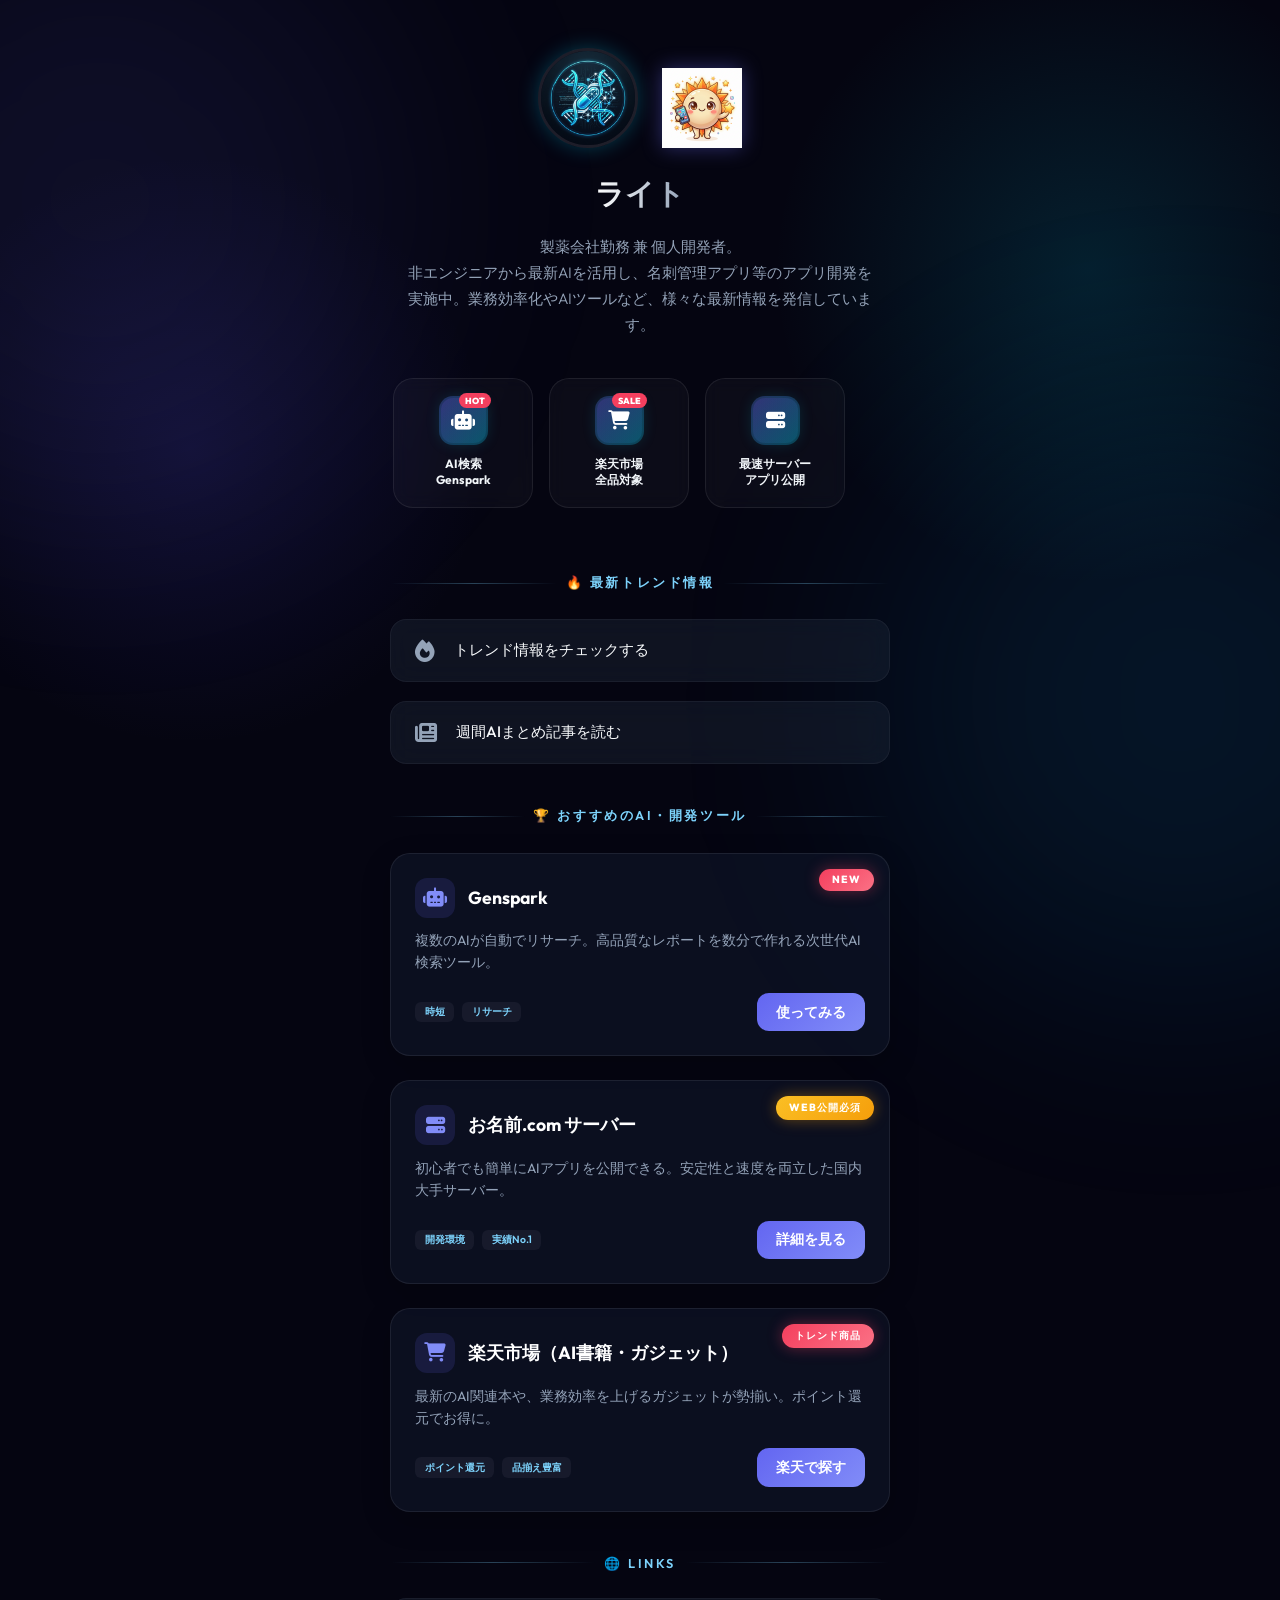
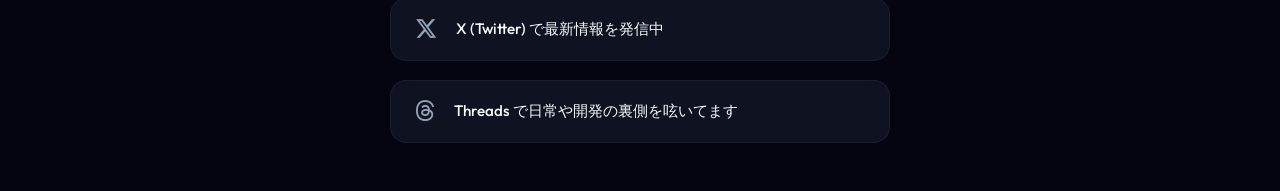
<file: index.html>
<!DOCTYPE html>
<html lang="ja">

<head>
    <meta charset="UTF-8">
    <meta name="viewport" content="width=device-width, initial-scale=1.0">
    <title>ライト | Links</title>
    <meta property="og:title" content="ライト | Links">
    <meta property="og:description" content="AIツール・開発トレンド情報をまとめています🚀">
    <meta property="og:url" content="https://light8888share.github.io/">
    <meta property="og:type" content="website">
    <link rel="stylesheet" href="style.css">
    <!-- FontAwesome for Icons -->
    <link rel="stylesheet" href="https://cdnjs.cloudflare.com/ajax/libs/font-awesome/6.4.0/css/all.min.css">
</head>

<body>
    <div class="container">
        <!-- Profile Info -->
        <header class="profile">
            <div class="profile-visuals">
                <img src="profile.png" alt="ライト profile" class="profile-img">
                <img src="mascot.png" alt="マスコット" class="mascot-img">
            </div>
            <h1 class="profile-name">ライト</h1>
            <p class="profile-bio">
                製薬会社勤務 兼 個人開発者。<br>
                非エンジニアから最新AIを活用し、名刺管理アプリ等のアプリ開発を実施中。業務効率化やAIツールなど、様々な最新情報を発信しています。
            </p>
        </header>

        <!-- Link Items -->
        <main class="links">

            <div class="hot-picks">
                <!-- Genspark -->
                <a href="http://genspark.ai/?via=yaji" target="_blank" rel="nofollow" class="pick-item">
                    <div class="pick-icon-wrapper">
                        <i class="fa-solid fa-robot"></i>
                        <span class="pick-badge">HOT</span>
                    </div>
                    <span class="pick-label">AI検索<br>Genspark</span>
                </a>

                <!-- Rakuten -->
                <a href="https://rpx.a8.net/svt/ejp?a8mat=4AXL45+EIQLWY+2HOM+69P01&rakuten=y&a8ejpredirect=http%3A%2F%2Fhb.afl.rakuten.co.jp%2Fhgc%2F0ea62065.34400275.0ea62066.204f04c0%2Fa26022783872_4AXL45_EIQLWY_2HOM_69P01%3Fpc%3Dhttp%253A%252F%252Fwww.rakuten.co.jp%252F%26m%3Dhttp%253A%252F%252Fm.rakuten.co.jp%252F"
                    target="_blank" rel="nofollow" class="pick-item">
                    <div class="pick-icon-wrapper">
                        <i class="fa-solid fa-cart-shopping"></i>
                        <span class="pick-badge">SALE</span>
                    </div>
                    <span class="pick-label">楽天市場<br>全品対象</span>
                </a>

                <!-- Onamae -->
                <a href="https://px.a8.net/svt/ejp?a8mat=4AZGC2+1OQ8HE+50+35CAFM" target="_blank" rel="nofollow" class="pick-item">
                    <div class="pick-icon-wrapper">
                        <i class="fa-solid fa-server"></i>
                    </div>
                    <span class="pick-label">最速サーバー<br>アプリ公開</span>
                </a>
            </div>

            <h2 class="category-title">🔥 最新トレンド情報</h2>
            <a href="trends.html" class="link-item featured-warm">
                <i class="fa-solid fa-fire link-icon"></i>
                トレンド情報をチェックする
            </a>

            <a href="articles.html" class="link-item featured">
                <i class="fa-solid fa-newspaper link-icon"></i>
                週間AIまとめ記事を読む
            </a>

            <h2 class="category-title">🏆 おすすめのAI・開発ツール</h2>
            <div class="product-showcase">
                <!-- Genspark -->
                <a href="http://genspark.ai/?via=yaji" target="_blank" rel="nofollow" class="product-card">
                    <span class="product-badge">NEW</span>
                    <div class="product-content">
                        <div class="product-header">
                            <div class="product-icon-bg"><i class="fa-solid fa-robot"></i></div>
                            <h3 class="product-title">Genspark</h3>
                        </div>
                        <p class="product-desc">複数のAIが自動でリサーチ。高品質なレポートを数分で作れる次世代AI検索ツール。</p>
                        <div class="product-footer">
                            <div class="product-tags">
                                <span class="product-tag">時短</span>
                                <span class="product-tag">リサーチ</span>
                            </div>
                            <div class="product-cta">使ってみる</div>
                        </div>
                    </div>
                </a>

                <!-- お名前.com -->
                <a href="https://px.a8.net/svt/ejp?a8mat=4AZGC2+1OQ8HE+50+35CAFM" target="_blank" rel="nofollow" class="product-card">
                    <span class="product-badge gold">WEB公開必須</span>
                    <div class="product-content">
                        <div class="product-header">
                            <div class="product-icon-bg"><i class="fa-solid fa-server"></i></div>
                            <h3 class="product-title">お名前.com サーバー</h3>
                        </div>
                        <p class="product-desc">初心者でも簡単にAIアプリを公開できる。安定性と速度を両立した国内大手サーバー。</p>
                        <div class="product-footer">
                            <div class="product-tags">
                                <span class="product-tag">開発環境</span>
                                <span class="product-tag">実績No.1</span>
                            </div>
                            <div class="product-cta">詳細を見る</div>
                        </div>
                    </div>
                </a>

                <!-- 楽天市場 -->
                <a href="https://rpx.a8.net/svt/ejp?a8mat=4AXL45+EIQLWY+2HOM+69P01&rakuten=y&a8ejpredirect=http%3A%2F%2Fhb.afl.rakuten.co.jp%2Fhgc%2F0ea62065.34400275.0ea62066.204f04c0%2Fa26022783872_4AXL45_EIQLWY_2HOM_69P01%3Fpc%3Dhttp%253A%252F%252Fwww.rakuten.co.jp%252F%26m%3Dhttp%253A%252F%252Fm.rakuten.co.jp%252F" target="_blank" rel="nofollow" class="product-card">
                    <span class="product-badge">トレンド商品</span>
                    <div class="product-content">
                        <div class="product-header">
                            <div class="product-icon-bg"><i class="fa-solid fa-cart-shopping"></i></div>
                            <h3 class="product-title">楽天市場（AI書籍・ガジェット）</h3>
                        </div>
                        <p class="product-desc">最新のAI関連本や、業務効率を上げるガジェットが勢揃い。ポイント還元でお得に。</p>
                        <div class="product-footer">
                            <div class="product-tags">
                                <span class="product-tag">ポイント還元</span>
                                <span class="product-tag">品揃え豊富</span>
                            </div>
                            <div class="product-cta">楽天で探す</div>
                        </div>
                    </div>
                </a>
            </div>

            <h2 class="category-title">🌐 Links</h2>
            <a href="https://x.com/light8888share" target="_blank" class="link-item">
                <i class="fa-brands fa-x-twitter link-icon"></i>
                X (Twitter) で最新情報を発信中
            </a>

            <a href="https://www.threads.net/@light8888share" target="_blank" class="link-item">
                <i class="fa-brands fa-threads link-icon"></i>
                Threads で日常や開発の裏側を呟いてます
            </a>

        </main>
    </div>
</body>

</html>
</file>
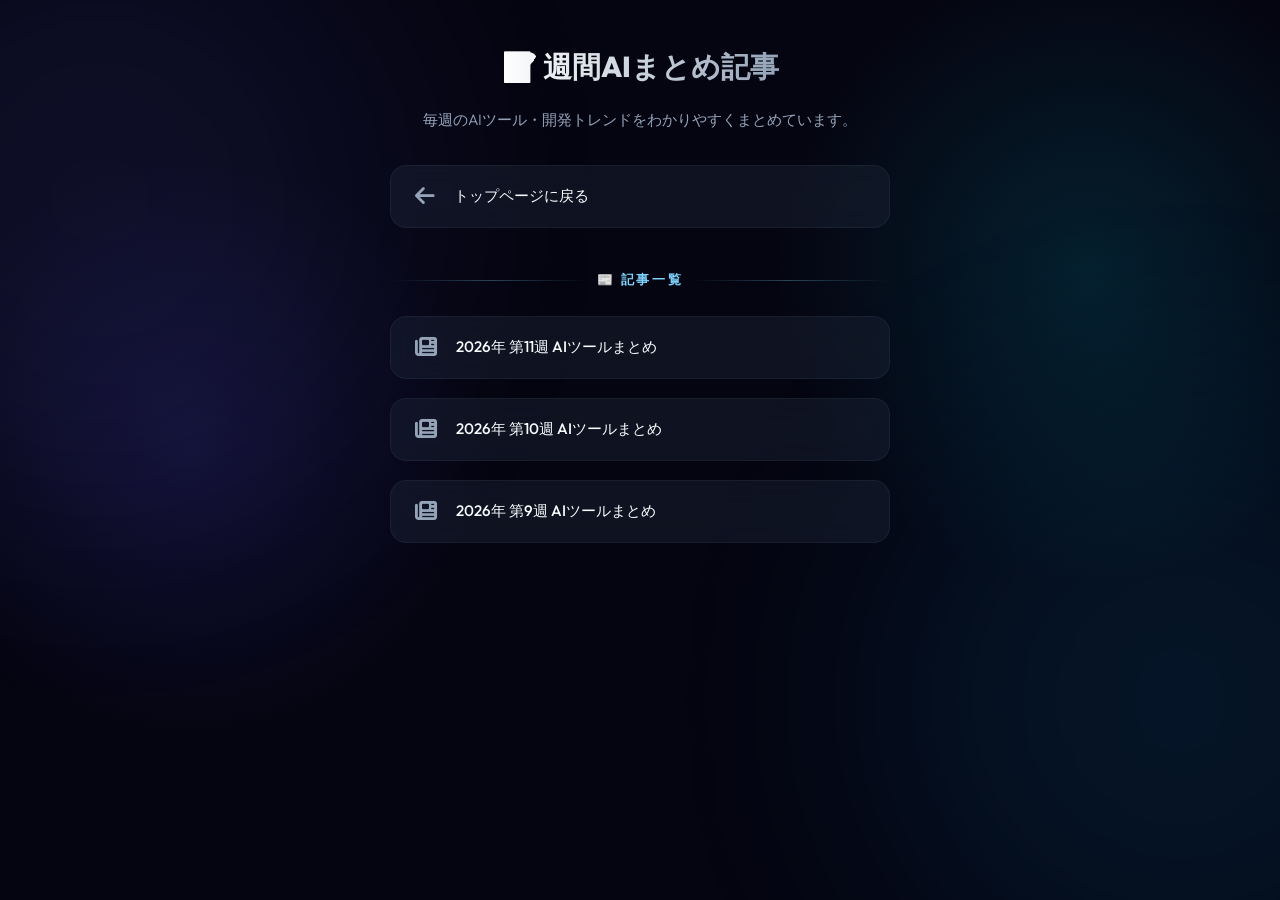
<file: articles.html>
<!DOCTYPE html>
<html lang="ja">

<head>
    <meta charset="UTF-8">
    <meta name="viewport" content="width=device-width, initial-scale=1.0">
    <title>ライト | 週間AIまとめ記事</title>
    <link rel="stylesheet" href="style.css">
    <link rel="stylesheet" href="https://cdnjs.cloudflare.com/ajax/libs/font-awesome/6.4.0/css/all.min.css">
</head>

<body>
    <div class="container">
        <header class="profile">
            <h1 class="profile-name">📝 週間AIまとめ記事</h1>
            <p class="profile-bio">
                毎週のAIツール・開発トレンドをわかりやすくまとめています。
            </p>
        </header>

        <main class="links">
            <a href="index.html" class="link-item">
                <i class="fa-solid fa-arrow-left link-icon"></i>
                トップページに戻る
            </a>

            <h2 class="category-title">📰 記事一覧</h2>
            <!-- ARTICLES_LIST_START -->
            <a href="articles/week_2026_03_12.html" class="link-item">
                <i class="fa-solid fa-newspaper link-icon"></i>
                2026年 第11週 AIツールまとめ
            </a>

            <a href="articles/week_2026_03_08.html" class="link-item">
                <i class="fa-solid fa-newspaper link-icon"></i>
                2026年 第10週 AIツールまとめ
            </a>

            <a href="articles/week_2026_03_01.html" class="link-item">
                <i class="fa-solid fa-newspaper link-icon"></i>
                2026年 第9週 AIツールまとめ
            </a>
            <!-- ARTICLES_LIST_END -->

        </main>
    </div>
</body>

</html>
</file>
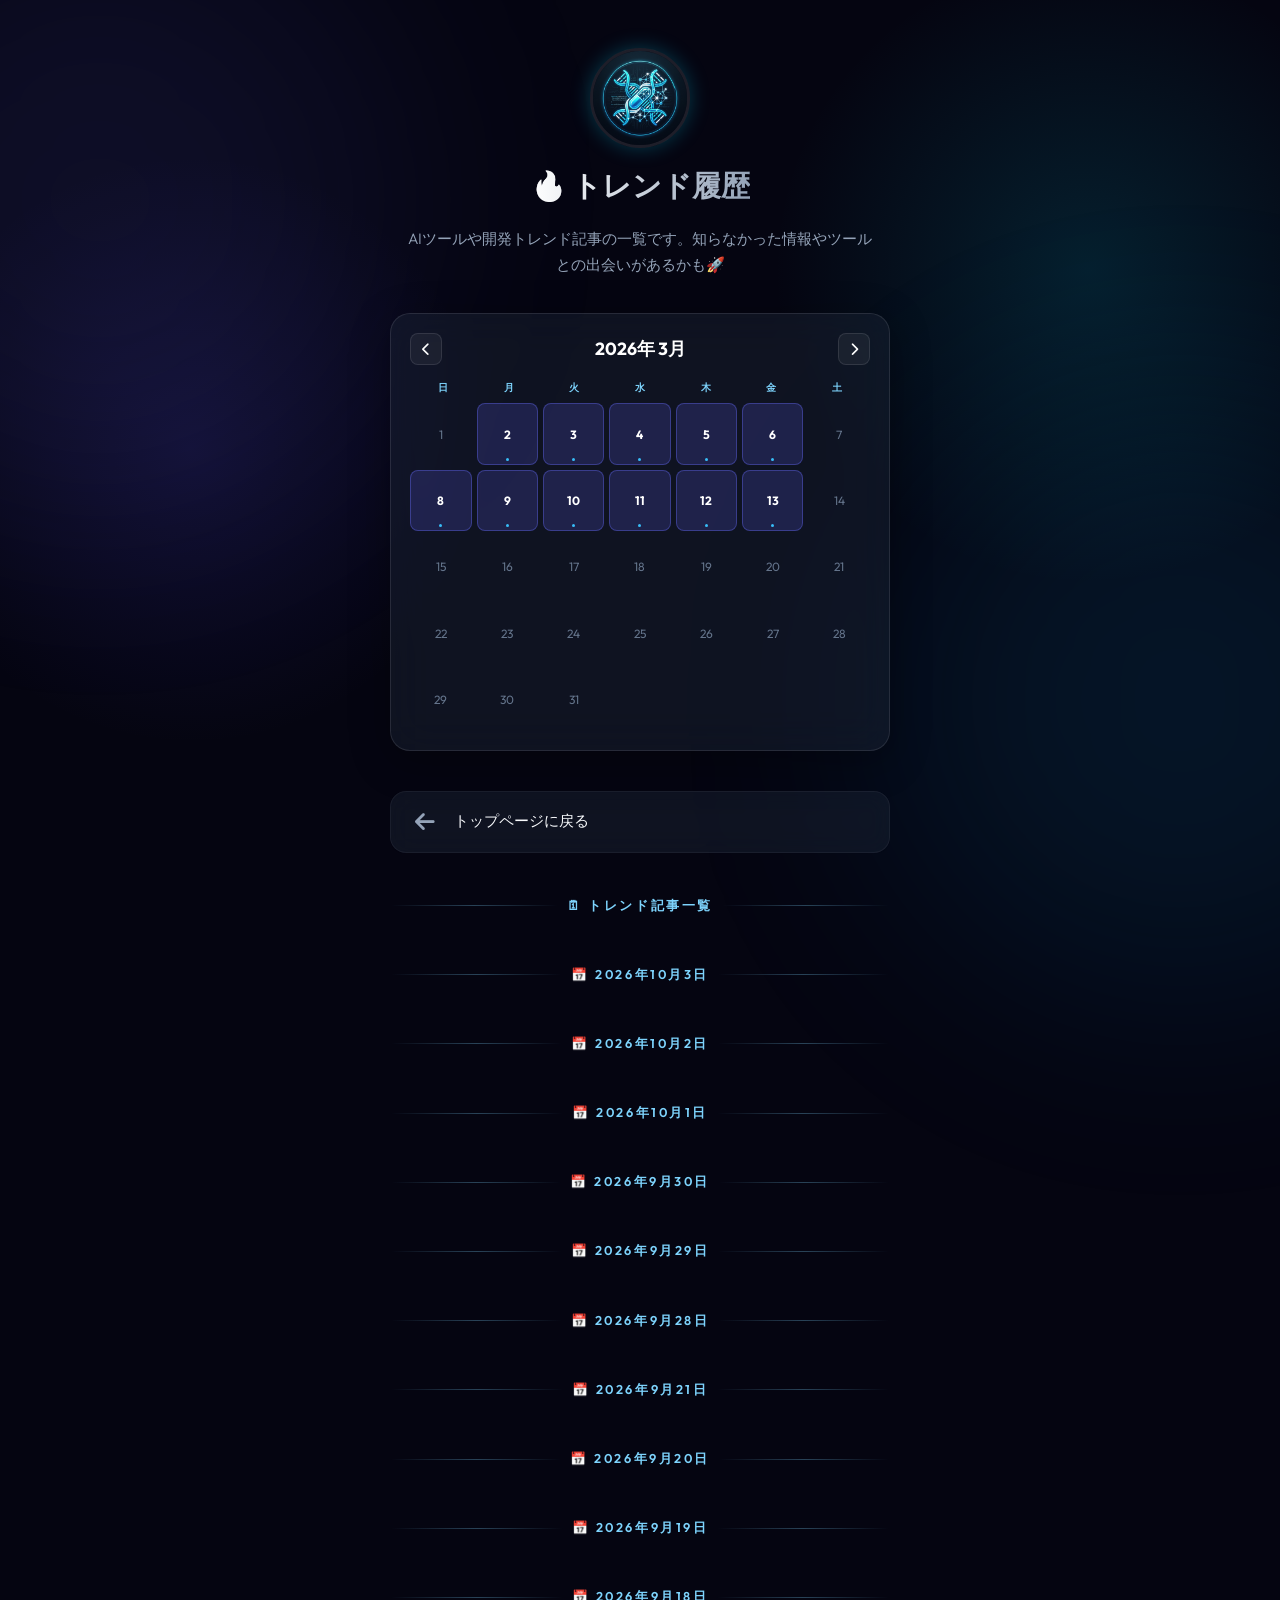
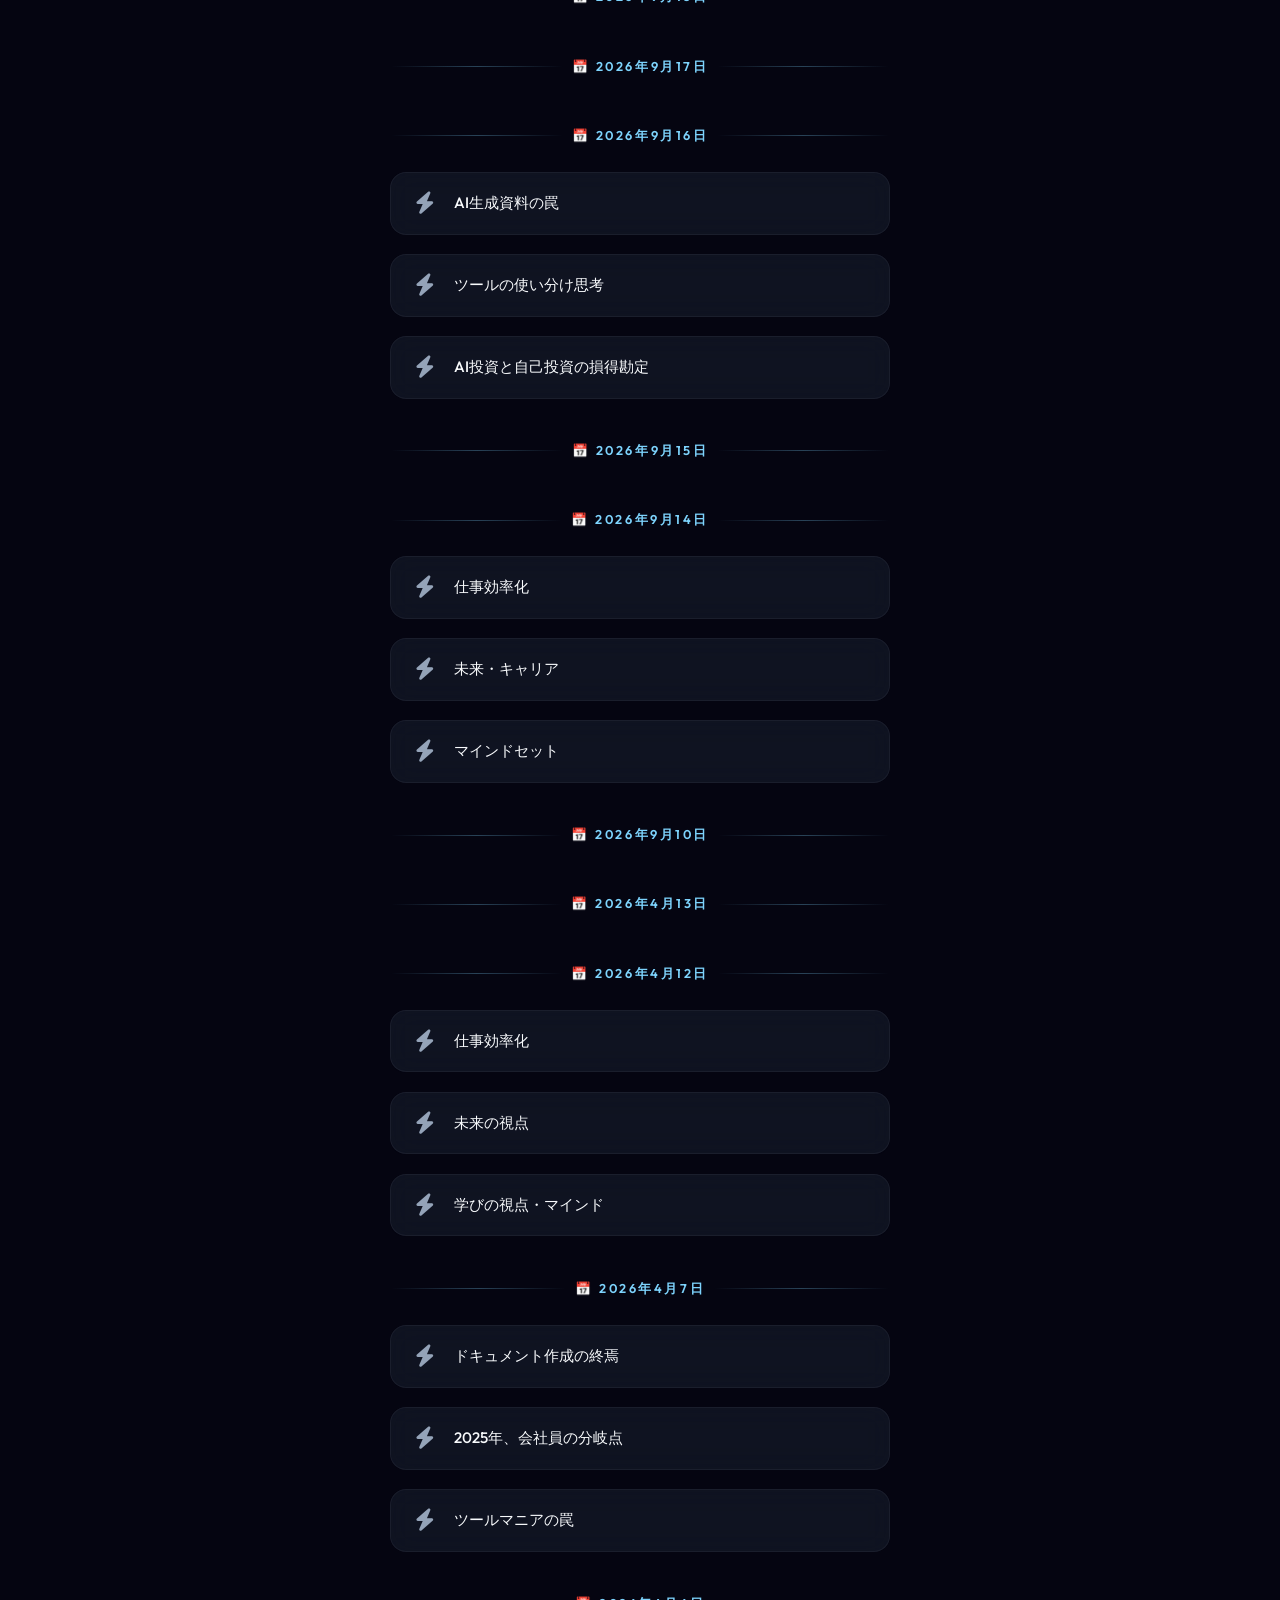
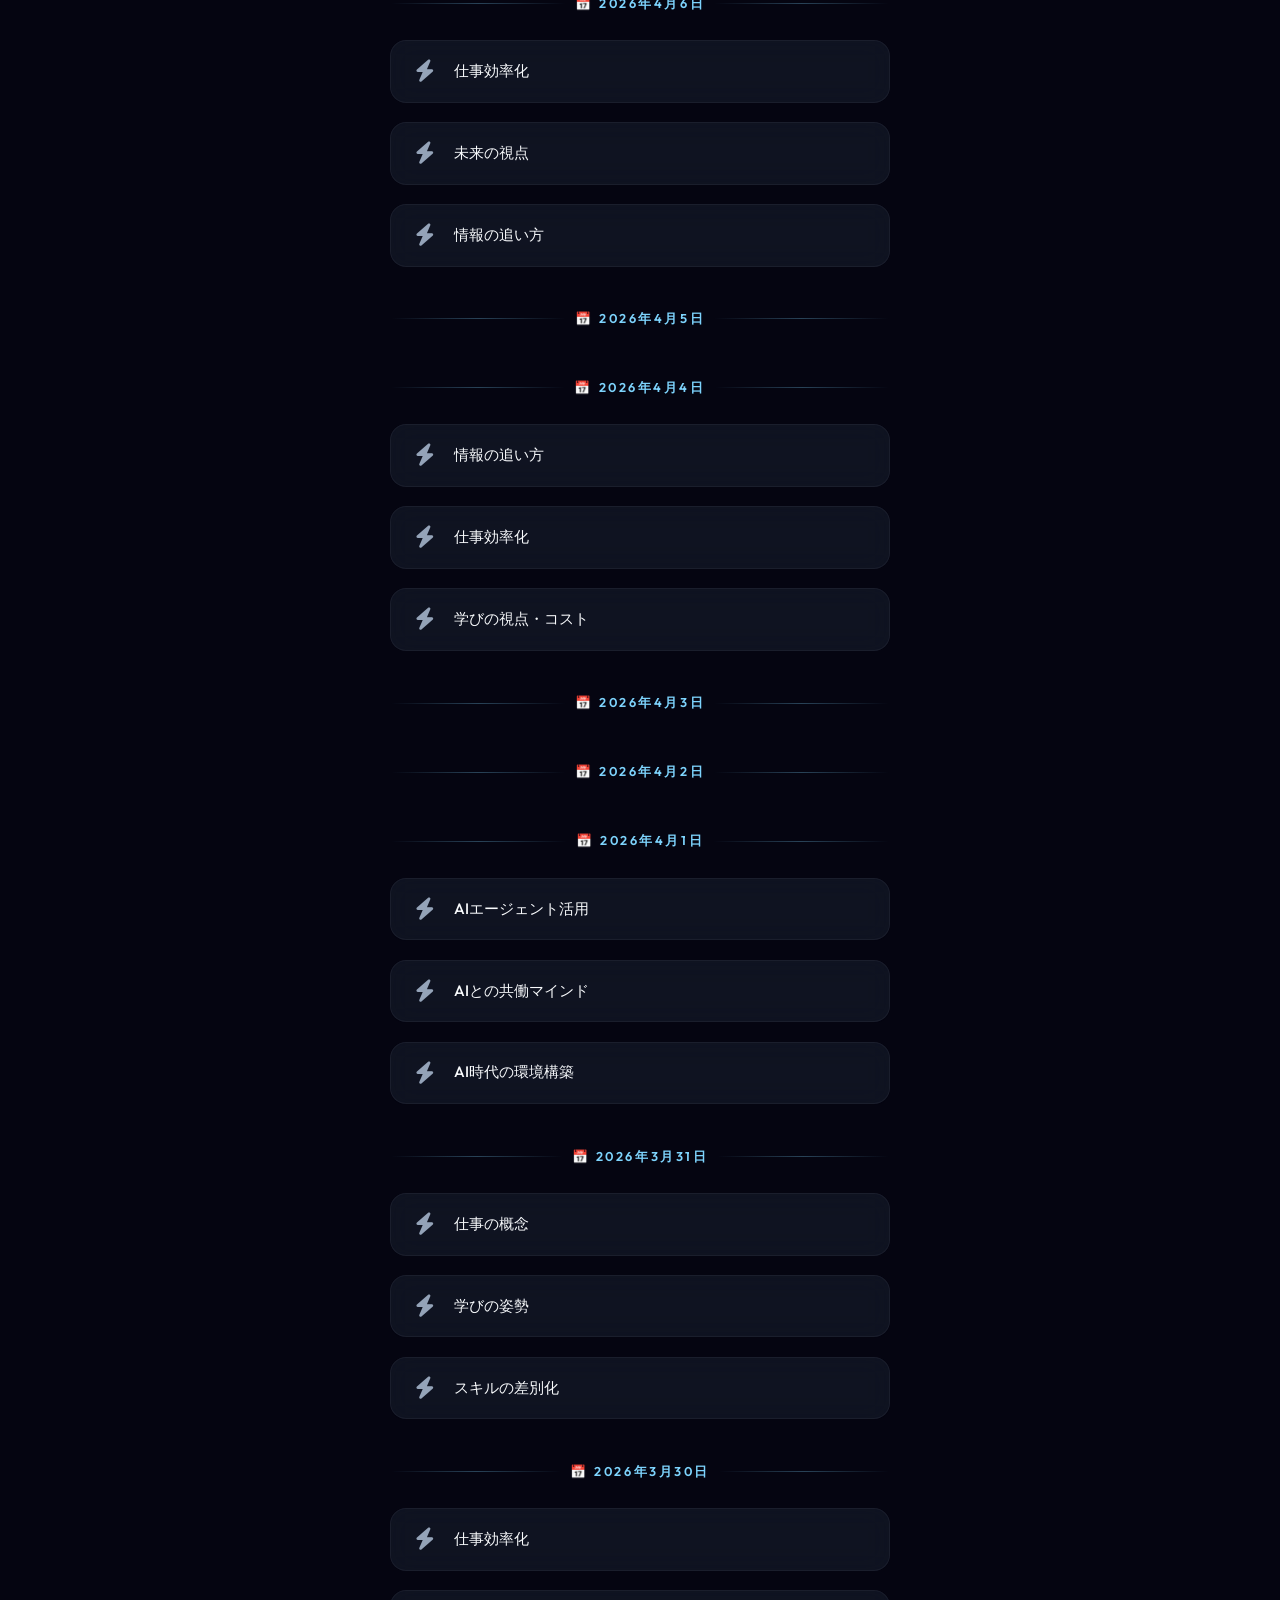
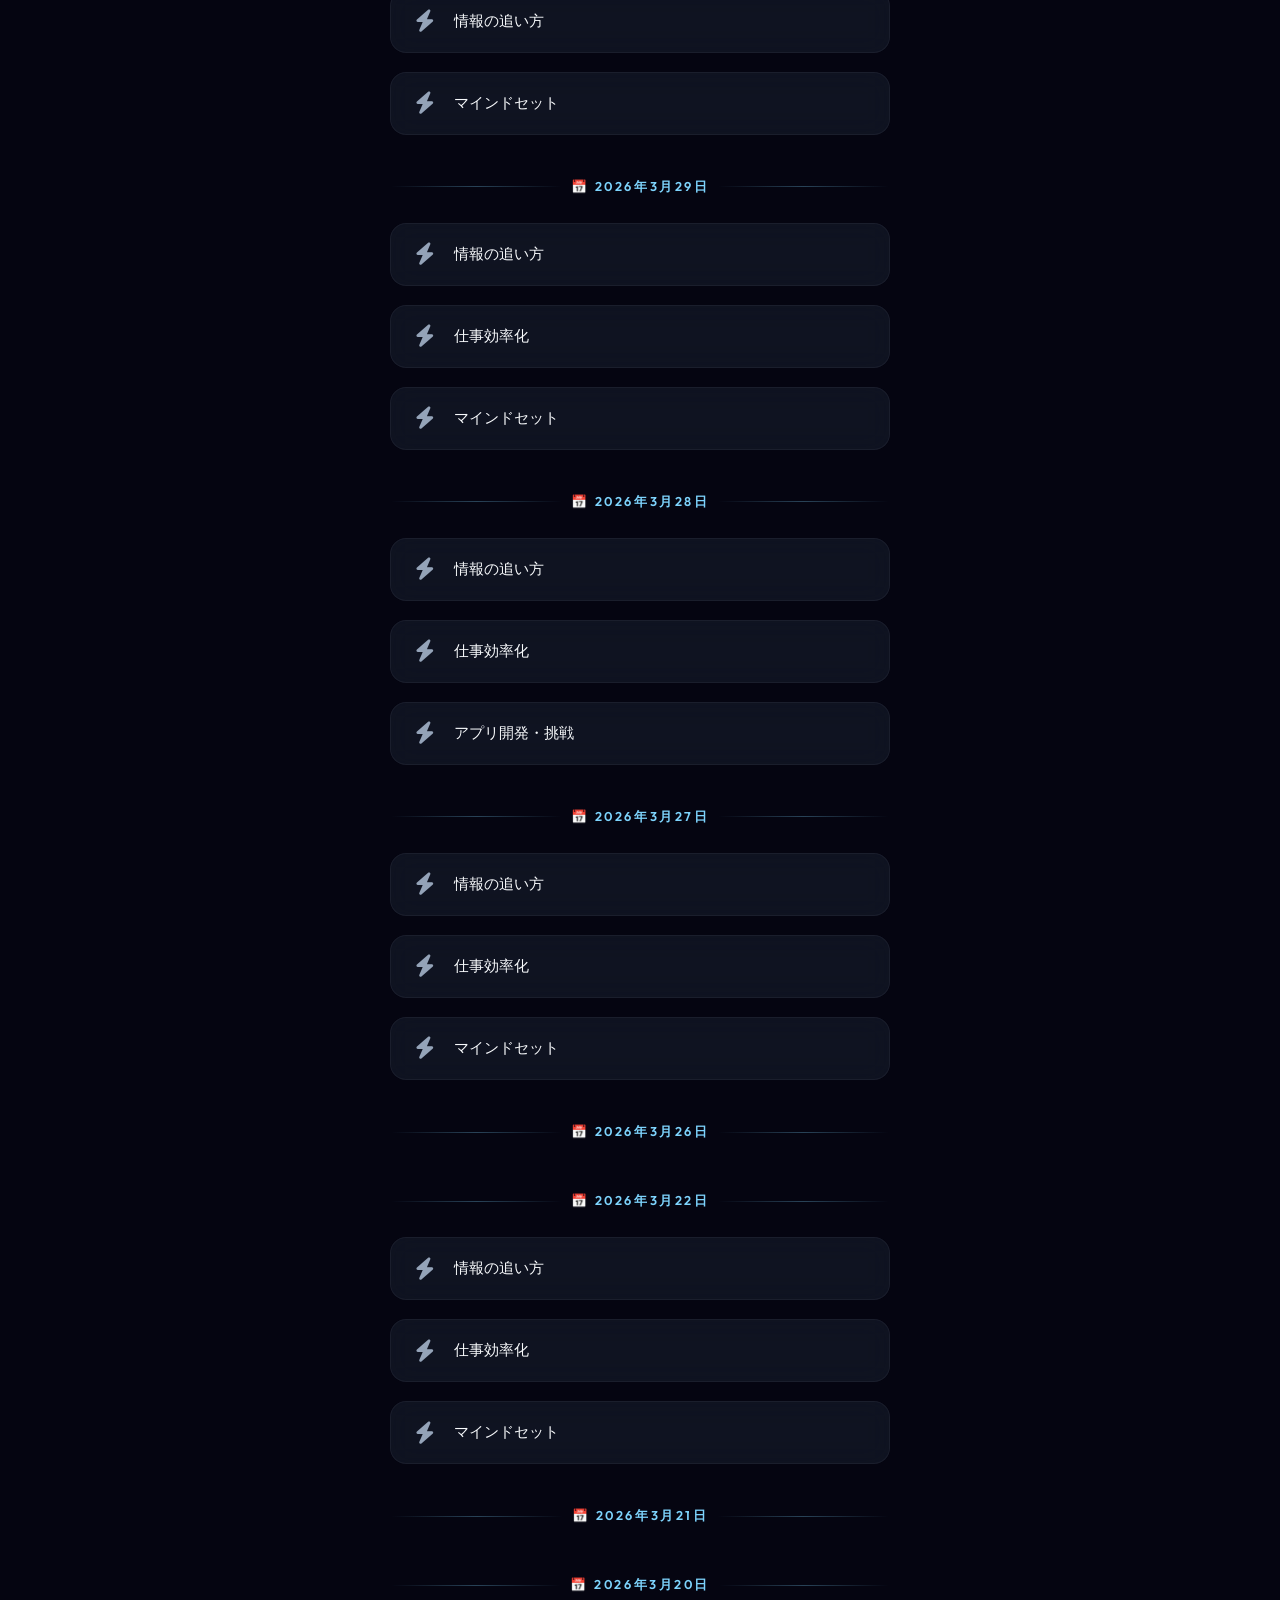
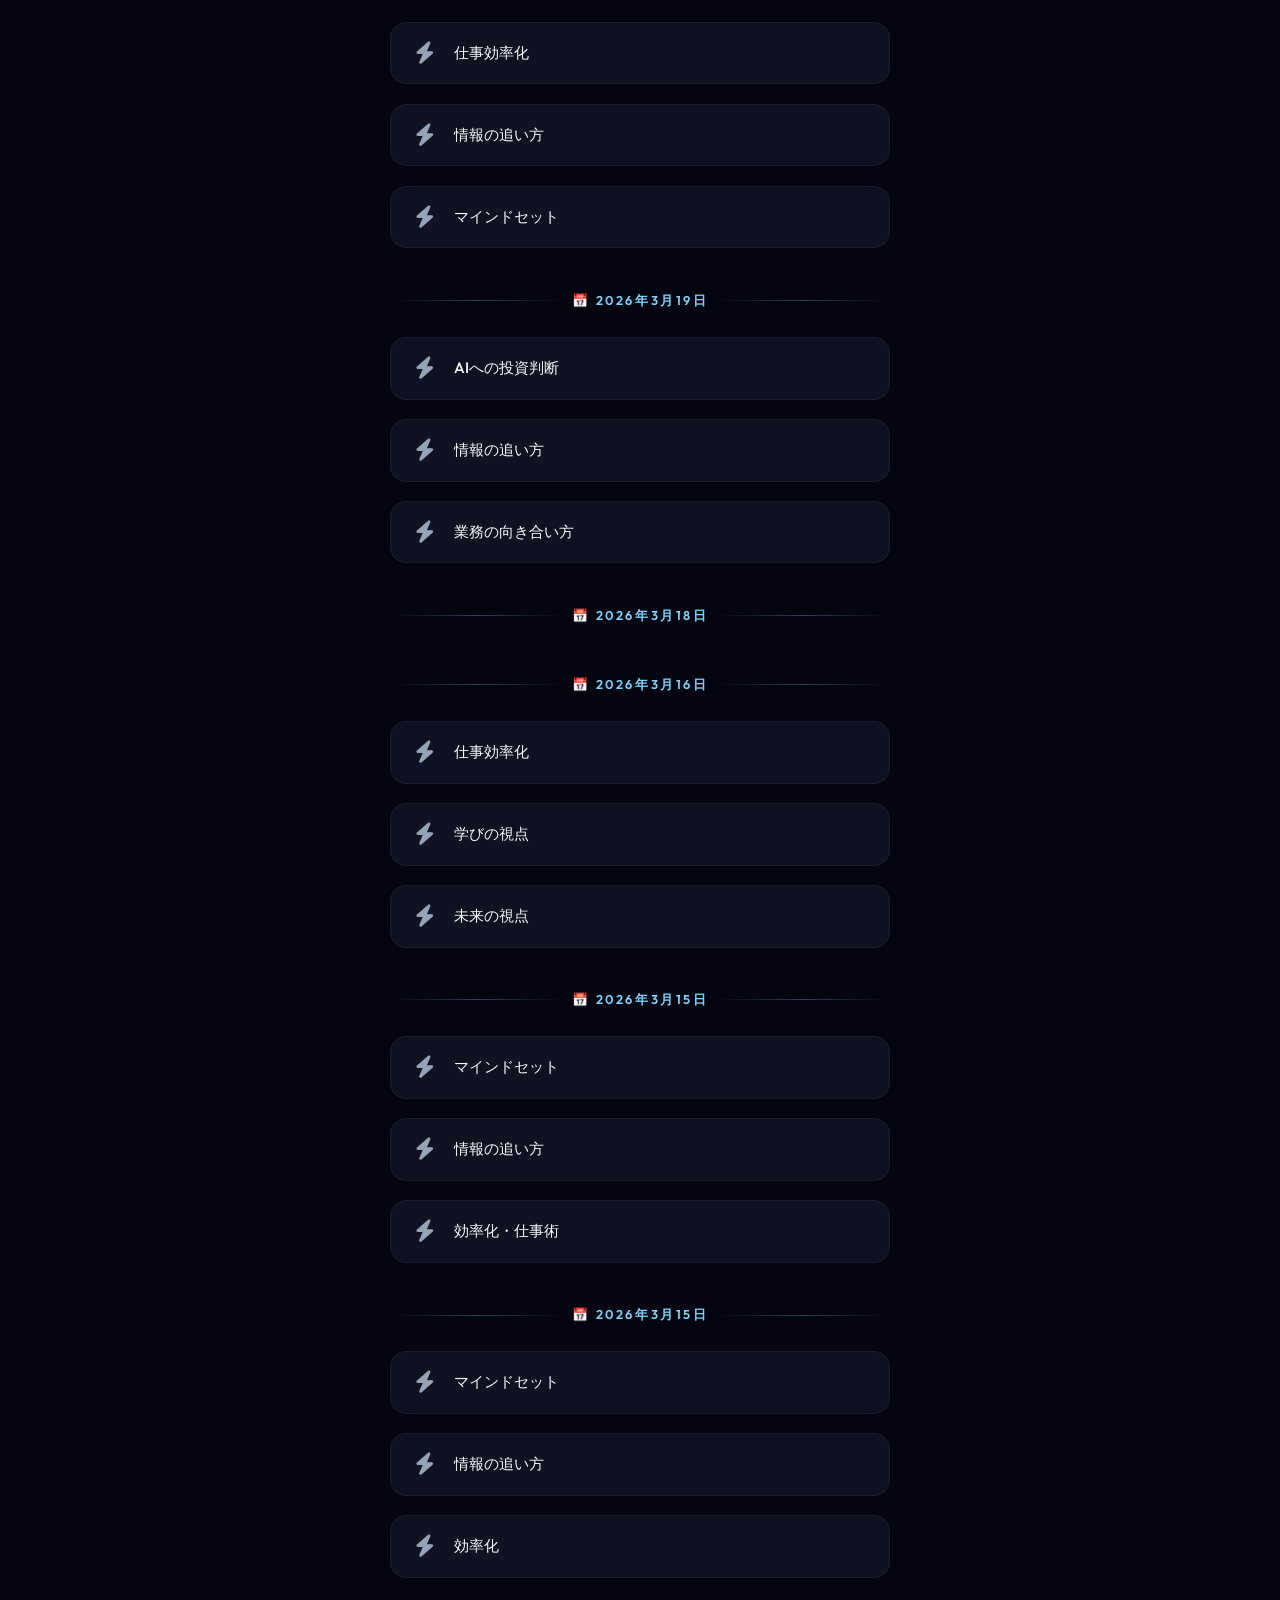
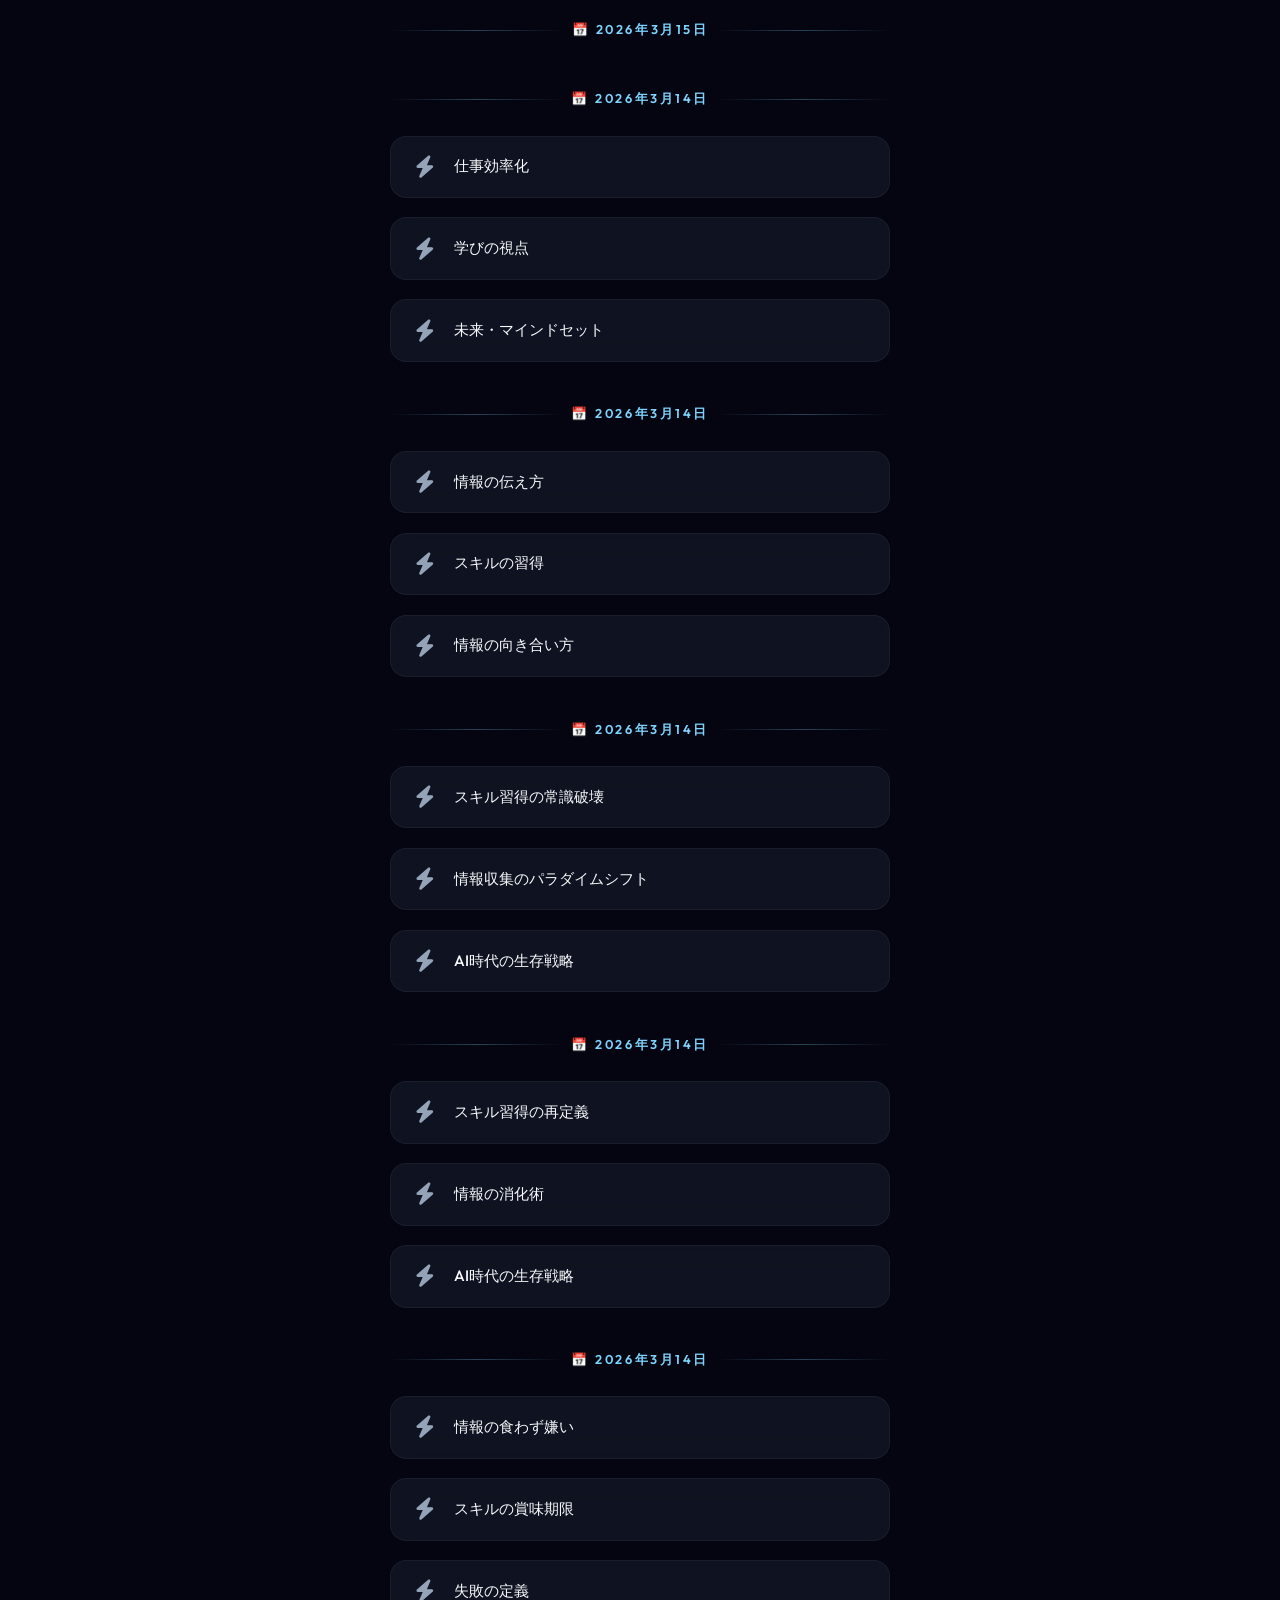
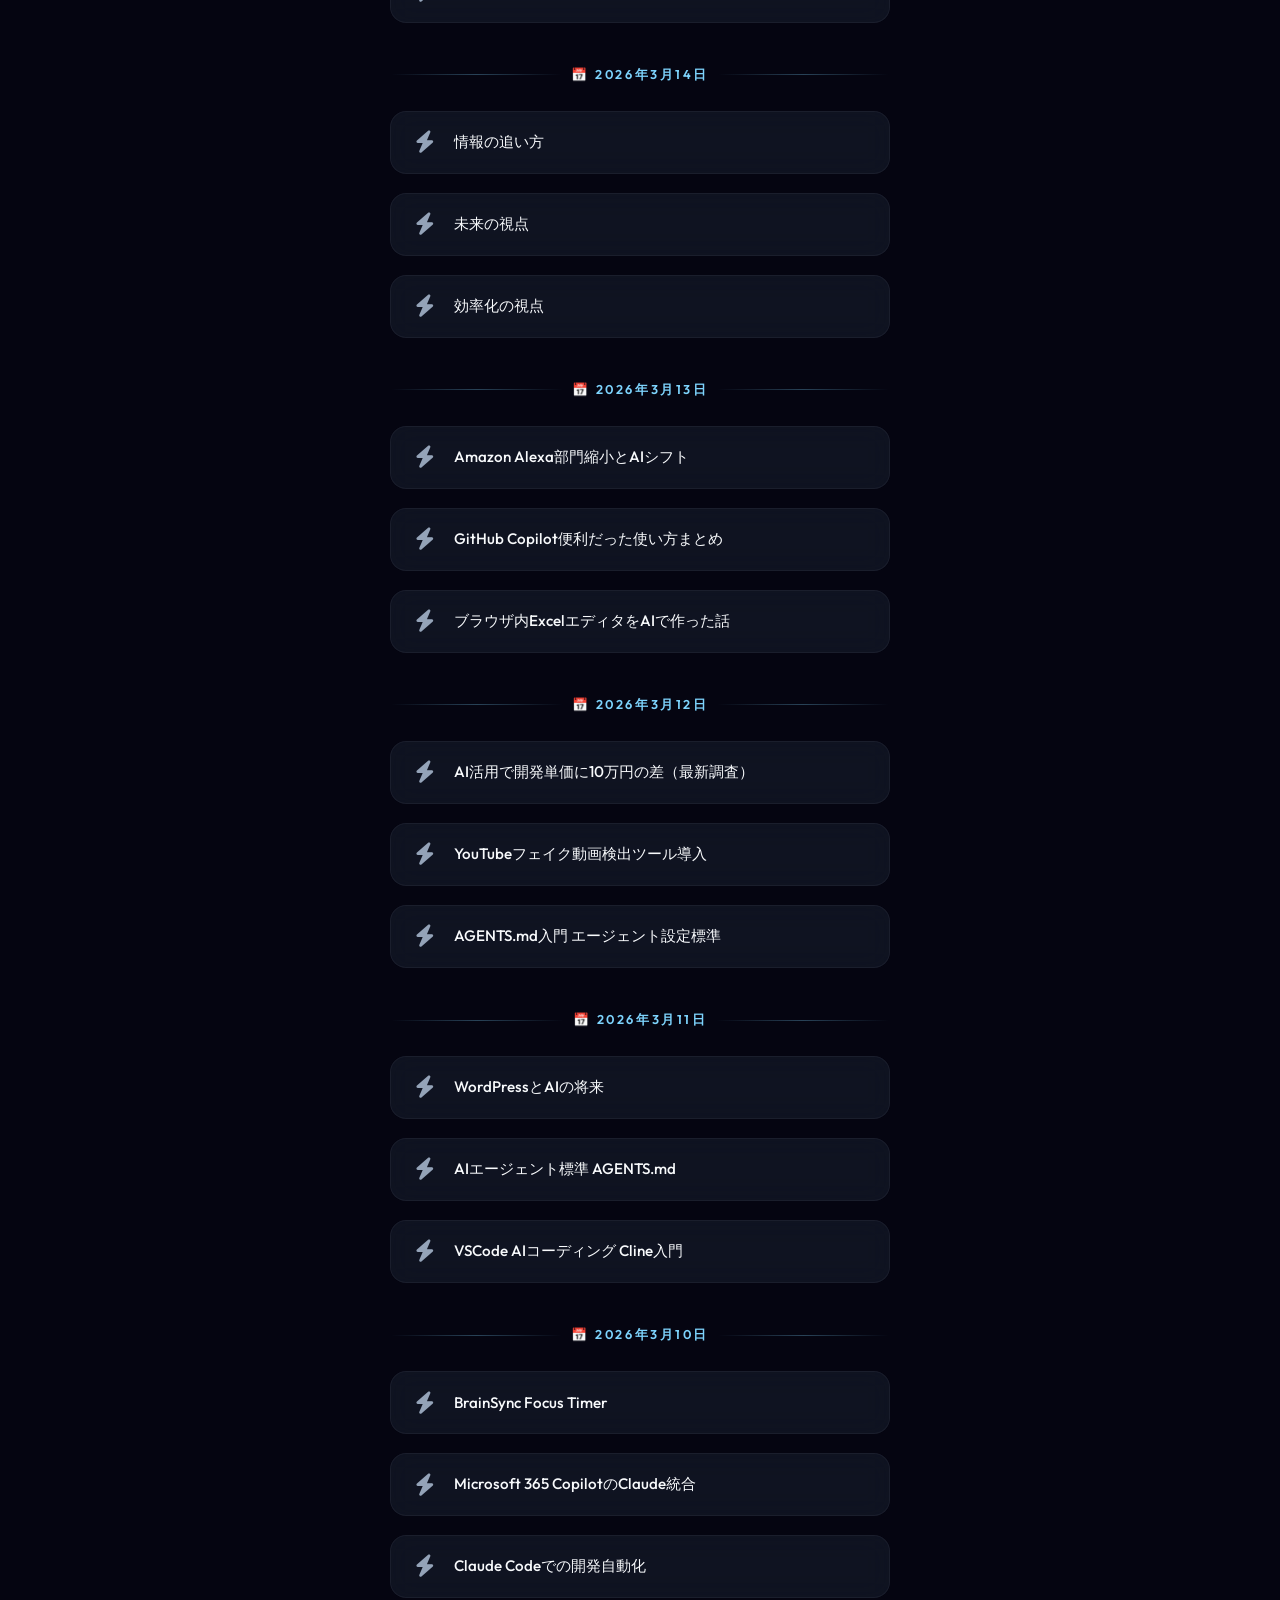
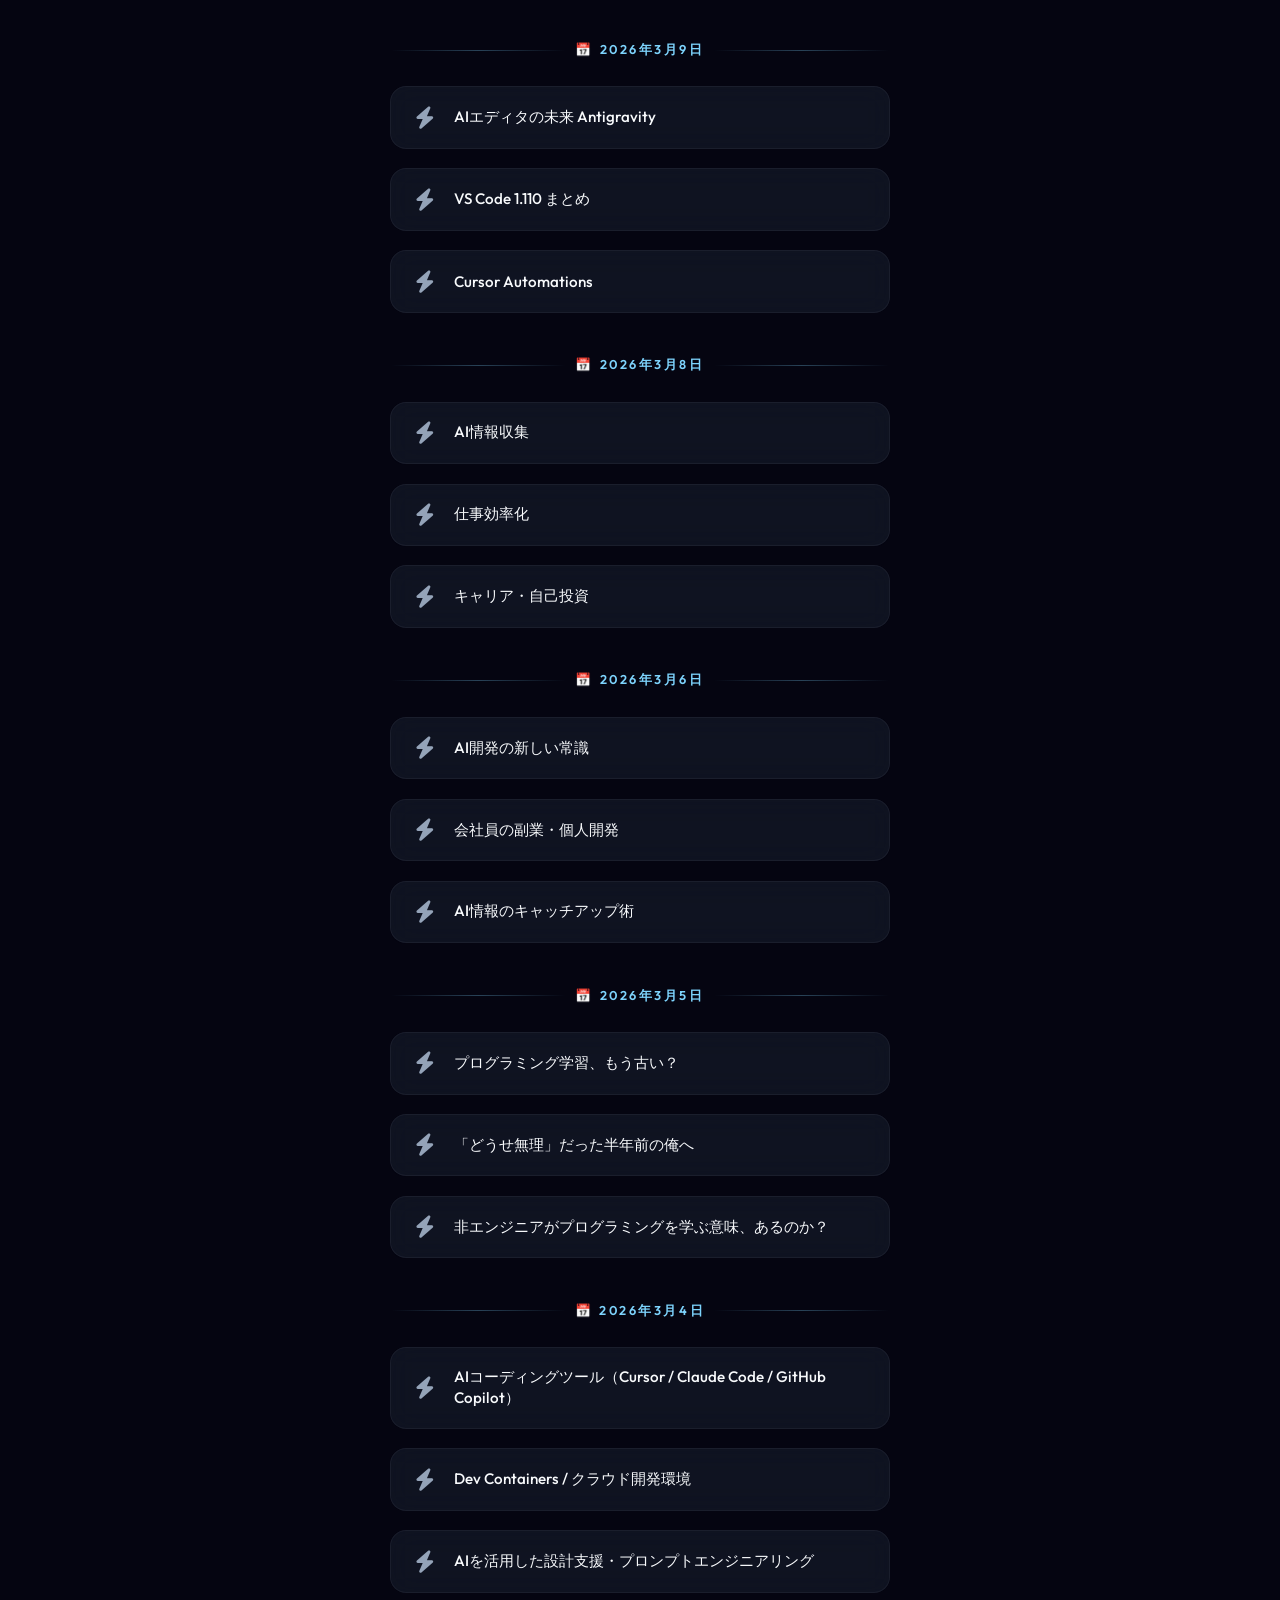
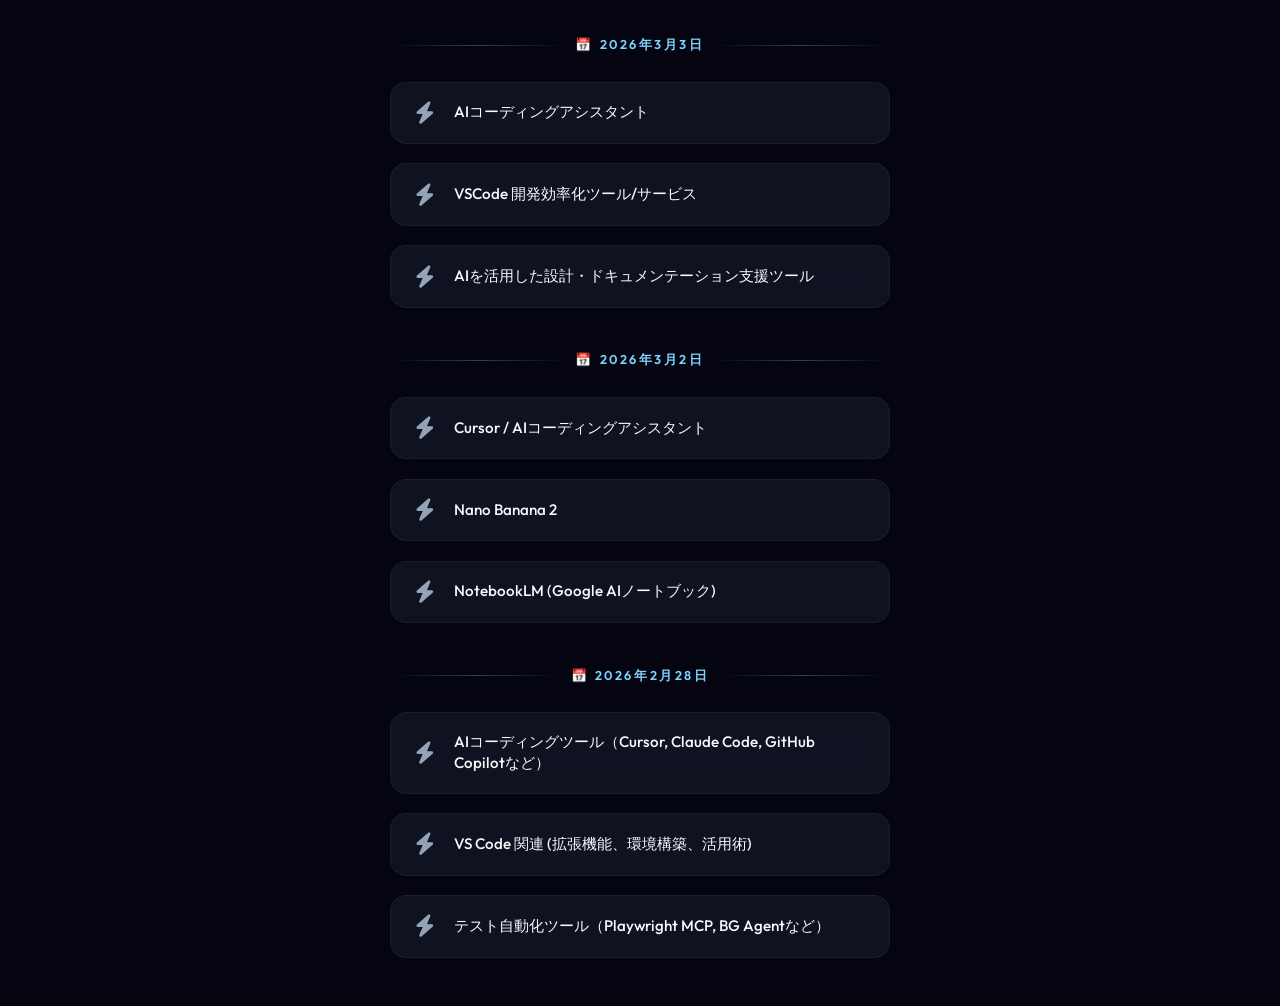
<file: trends.html>
<!DOCTYPE html>
<html lang="ja">

<head>
    <meta charset="UTF-8">
    <meta name="viewport" content="width=device-width, initial-scale=1.0">
    <title>ライト | トレンド履歴</title>
    <link rel="stylesheet" href="style.css?v=1.1">
    <link rel="stylesheet" href="https://cdnjs.cloudflare.com/ajax/libs/font-awesome/6.4.0/css/all.min.css">
</head>

<body>
    <div class="container">
        <header class="profile">
            <img src="profile.png" alt="ライト profile" class="profile-img">
            <h1 class="profile-name">🔥 トレンド履歴</h1>
            <p class="profile-bio">
                AIツールや開発トレンド記事の一覧です。知らなかった情報やツールとの出会いがあるかも🚀
            </p>

            <!-- Calendar Navigation -->
            <div id="calendar-widget" class="calendar-widget">
                <div class="calendar-header">
                    <button id="prev-month" class="calendar-btn"><i class="fa-solid fa-chevron-left"></i></button>
                    <span id="calendar-month-year">2026年 3月</span>
                    <button id="next-month" class="calendar-btn"><i class="fa-solid fa-chevron-right"></i></button>
                </div>
                <div class="calendar-grid-header">
                    <span>日</span><span>月</span><span>火</span><span>水</span><span>木</span><span>金</span><span>土</span>
                </div>
                <div id="calendar-days" class="calendar-days">
                    <!-- Days will be generated by JS -->
                </div>
            </div>
        </header>

        <main class="links trends-main">
            <a href="index.html" class="link-item">
                <i class="fa-solid fa-arrow-left link-icon"></i>
                トップページに戻る
            </a>

            <h2 class="category-title">🗓 トレンド記事一覧</h2>
            <!-- TREND_HISTORY_START -->
            <h3 class="category-title">📅 2026年10月3日</h3>

            <h3 class="category-title">📅 2026年10月2日</h3>

            <h3 class="category-title">📅 2026年10月1日</h3>

            <h3 class="category-title">📅 2026年9月30日</h3>

            <h3 class="category-title">📅 2026年9月29日</h3>

            <h3 class="category-title">📅 2026年9月28日</h3>

            <h3 class="category-title">📅 2026年9月21日</h3>

            <h3 class="category-title">📅 2026年9月20日</h3>

            <h3 class="category-title">📅 2026年9月19日</h3>

            <h3 class="category-title">📅 2026年9月18日</h3>

            <h3 class="category-title">📅 2026年9月17日</h3>

            <h3 class="category-title">📅 2026年9月16日</h3>
            <a href="https://qiita.com/take-yoda/items/e5d9ce6618523af1ffc5" target="_blank" rel="nofollow" class="link-item">
                <i class="fa-solid fa-bolt link-icon"></i>
                AI生成資料の罠
            </a>
            <a href="https://qiita.com/hikariclaude01/items/747032c9104c629c105e" target="_blank" rel="nofollow" class="link-item">
                <i class="fa-solid fa-bolt link-icon"></i>
                ツールの使い分け思考
            </a>
            <a href="https://gigazine.net/news/20260915-sunk-cost/" target="_blank" rel="nofollow" class="link-item">
                <i class="fa-solid fa-bolt link-icon"></i>
                AI投資と自己投資の損得勘定
            </a>

            <h3 class="category-title">📅 2026年9月15日</h3>

            <h3 class="category-title">📅 2026年9月14日</h3>
            <a href="https://qiita.com/aktsmm/items/991bbe68fd5998526516" target="_blank" rel="nofollow" class="link-item">
                <i class="fa-solid fa-bolt link-icon"></i>
                仕事効率化
            </a>
            <a href="https://note.com/takahiroanno/n/n4accbde18d56" target="_blank" rel="nofollow" class="link-item">
                <i class="fa-solid fa-bolt link-icon"></i>
                未来・キャリア
            </a>
            <a href="https://togetter.com/li/2745057" target="_blank" rel="nofollow" class="link-item">
                <i class="fa-solid fa-bolt link-icon"></i>
                マインドセット
            </a>

            <h3 class="category-title">📅 2026年9月10日</h3>

            <h3 class="category-title">📅 2026年4月13日</h3>

            <h3 class="category-title">📅 2026年4月12日</h3>
            <a href="https://qiita.com/ratorin/items/caa9c1db0c16690d8120" target="_blank" rel="nofollow" class="link-item">
                <i class="fa-solid fa-bolt link-icon"></i>
                仕事効率化
            </a>
            <a href="https://qiita.com/yosei_ikegami/items/9f4524a88ed2b8ade5c1" target="_blank" rel="nofollow" class="link-item">
                <i class="fa-solid fa-bolt link-icon"></i>
                未来の視点
            </a>
            <a href="https://qiita.com/taketsuyo/items/3d4cd7f27f4cc823ef3b" target="_blank" rel="nofollow" class="link-item">
                <i class="fa-solid fa-bolt link-icon"></i>
                学びの視点・マインド
            </a>

            <h3 class="category-title">📅 2026年4月7日</h3>
            <a href="https://qiita.com/akira_papa_AI/items/d46a6629b1aae835491d" target="_blank" rel="nofollow" class="link-item">
                <i class="fa-solid fa-bolt link-icon"></i>
                ドキュメント作成の終焉
            </a>
            <a href="https://gigazine.net/news/20260406-ai-change-engineering/" target="_blank" rel="nofollow" class="link-item">
                <i class="fa-solid fa-bolt link-icon"></i>
                2025年、会社員の分岐点
            </a>
            <a href="https://qiita.com/taketsuyo/items/c87491ea7d5c4fabf43d" target="_blank" rel="nofollow" class="link-item">
                <i class="fa-solid fa-bolt link-icon"></i>
                ツールマニアの罠
            </a>

            <h3 class="category-title">📅 2026年4月6日</h3>
            <a href="https://qiita.com/akira_papa_AI/items/d46a6629b1aae835491d" target="_blank" rel="nofollow" class="link-item">
                <i class="fa-solid fa-bolt link-icon"></i>
                仕事効率化
            </a>
            <a href="https://qiita.com/taketsuyo/items/ef2f6b32ce6141cb8816" target="_blank" rel="nofollow" class="link-item">
                <i class="fa-solid fa-bolt link-icon"></i>
                未来の視点
            </a>
            <a href="https://qiita.com/rikiza1989/items/81cce309c0c642bd2d6e" target="_blank" rel="nofollow" class="link-item">
                <i class="fa-solid fa-bolt link-icon"></i>
                情報の追い方
            </a>

            <h3 class="category-title">📅 2026年4月5日</h3>

            <h3 class="category-title">📅 2026年4月4日</h3>
            <a href="https://qiita.com/shahin0809/items/0d83c8d5149b9ff55702" target="_blank" rel="nofollow" class="link-item">
                <i class="fa-solid fa-bolt link-icon"></i>
                情報の追い方
            </a>
            <a href="https://qiita.com/shahin0809/items/0d83c8d5149b9ff55702" target="_blank" rel="nofollow" class="link-item">
                <i class="fa-solid fa-bolt link-icon"></i>
                仕事効率化
            </a>
            <a href="https://qiita.com/hu-work/items/1f6604cd2299abb97ff1" target="_blank" rel="nofollow" class="link-item">
                <i class="fa-solid fa-bolt link-icon"></i>
                学びの視点・コスト
            </a>

            <h3 class="category-title">📅 2026年4月3日</h3>

            <h3 class="category-title">📅 2026年4月2日</h3>

            <h3 class="category-title">📅 2026年4月1日</h3>
            <a href="https://qiita.com/relu_whale/items/ce51608e8a146b5e1ad0" target="_blank" rel="nofollow" class="link-item">
                <i class="fa-solid fa-bolt link-icon"></i>
                AIエージェント活用
            </a>
            <a href="https://about.mercari.com/ai-policy/" target="_blank" rel="nofollow" class="link-item">
                <i class="fa-solid fa-bolt link-icon"></i>
                AIとの共働マインド
            </a>
            <a href="https://qiita.com/keikeigo/items/c43e767d6ef95a9c0302" target="_blank" rel="nofollow" class="link-item">
                <i class="fa-solid fa-bolt link-icon"></i>
                AI時代の環境構築
            </a>

            <h3 class="category-title">📅 2026年3月31日</h3>
            <a href="https://qiita.com/taketsuyo/items/0ea0c865db42d339ba03" target="_blank" rel="nofollow" class="link-item">
                <i class="fa-solid fa-bolt link-icon"></i>
                仕事の概念
            </a>
            <a href="https://qiita.com/kamome_susume/items/05e0346e835209be1356" target="_blank" rel="nofollow" class="link-item">
                <i class="fa-solid fa-bolt link-icon"></i>
                学びの姿勢
            </a>
            <a href="https://qiita.com/Hashimoto-Noriaki/items/2162bffc26aafd3613c0" target="_blank" rel="nofollow" class="link-item">
                <i class="fa-solid fa-bolt link-icon"></i>
                スキルの差別化
            </a>

            <h3 class="category-title">📅 2026年3月30日</h3>
            <a href="https://qiita.com/KodoCode/items/214c487cc475679ec024" target="_blank" rel="nofollow" class="link-item">
                <i class="fa-solid fa-bolt link-icon"></i>
                仕事効率化
            </a>
            <a href="https://qiita.com/taketsuyo/items/17333181eba2b617f500" target="_blank" rel="nofollow" class="link-item">
                <i class="fa-solid fa-bolt link-icon"></i>
                情報の追い方
            </a>
            <a href="https://zenn.dev/nao_u/articles/92ac9436844a16" target="_blank" rel="nofollow" class="link-item">
                <i class="fa-solid fa-bolt link-icon"></i>
                マインドセット
            </a>

            <h3 class="category-title">📅 2026年3月29日</h3>
            <a href="https://qiita.com/taketsuyo/items/17333181eba2b617f500" target="_blank" rel="nofollow" class="link-item">
                <i class="fa-solid fa-bolt link-icon"></i>
                情報の追い方
            </a>
            <a href="https://qiita.com/relu_whale/items/129c68b09268e30139f9" target="_blank" rel="nofollow" class="link-item">
                <i class="fa-solid fa-bolt link-icon"></i>
                仕事効率化
            </a>
            <a href="https://qiita.com/taketsuyo/items/0ea0c865db42d339ba03" target="_blank" rel="nofollow" class="link-item">
                <i class="fa-solid fa-bolt link-icon"></i>
                マインドセット
            </a>

            <h3 class="category-title">📅 2026年3月28日</h3>
            <a href="https://qiita.com/hikariclaude01/items/87c6f1742d784974d855" target="_blank" rel="nofollow" class="link-item">
                <i class="fa-solid fa-bolt link-icon"></i>
                情報の追い方
            </a>
            <a href="https://qiita.com/myaX/items/04decc2a1e320201b0a1" target="_blank" rel="nofollow" class="link-item">
                <i class="fa-solid fa-bolt link-icon"></i>
                仕事効率化
            </a>
            <a href="https://qiita.com/miruky/items/74af8cae780f50f1a7f8" target="_blank" rel="nofollow" class="link-item">
                <i class="fa-solid fa-bolt link-icon"></i>
                アプリ開発・挑戦
            </a>

            <h3 class="category-title">📅 2026年3月27日</h3>
            <a href="https://qiita.com/miruky/items/74af8cae780f50f1a7f8" target="_blank" rel="nofollow" class="link-item">
                <i class="fa-solid fa-bolt link-icon"></i>
                情報の追い方
            </a>
            <a href="https://qiita.com/4q_sano/items/effe51de5e9654777f1e" target="_blank" rel="nofollow" class="link-item">
                <i class="fa-solid fa-bolt link-icon"></i>
                仕事効率化
            </a>
            <a href="https://qiita.com/mihashi_toshitaka/items/74cc1dc5d655e8478efe" target="_blank" rel="nofollow" class="link-item">
                <i class="fa-solid fa-bolt link-icon"></i>
                マインドセット
            </a>

            <h3 class="category-title">📅 2026年3月26日</h3>

            <h3 class="category-title">📅 2026年3月22日</h3>
            <a href="https://qiita.com/taketsuyo/items/c1e6cbc97ffe4c08e563" target="_blank" rel="nofollow" class="link-item">
                <i class="fa-solid fa-bolt link-icon"></i>
                情報の追い方
            </a>
            <a href="https://qiita.com/akira_papa_AI/items/0385b6d1468e6d564b50" target="_blank" rel="nofollow" class="link-item">
                <i class="fa-solid fa-bolt link-icon"></i>
                仕事効率化
            </a>
            <a href="https://qiita.com/raicdev/items/bbe50194e68f3239fbd7" target="_blank" rel="nofollow" class="link-item">
                <i class="fa-solid fa-bolt link-icon"></i>
                マインドセット
            </a>

            <h3 class="category-title">📅 2026年3月21日</h3>

            <h3 class="category-title">📅 2026年3月20日</h3>
            <a href="https://togetter.com/li/2676547" target="_blank" rel="nofollow" class="link-item">
                <i class="fa-solid fa-bolt link-icon"></i>
                仕事効率化
            </a>
            <a href="https://qiita.com/Schues/items/082ef7f55d00d8e09b51" target="_blank" rel="nofollow" class="link-item">
                <i class="fa-solid fa-bolt link-icon"></i>
                情報の追い方
            </a>
            <a href="https://qiita.com/lif-hirohirou/items/650bb076766a362b115e" target="_blank" rel="nofollow" class="link-item">
                <i class="fa-solid fa-bolt link-icon"></i>
                マインドセット
            </a>

            <h3 class="category-title">📅 2026年3月19日</h3>
            <a href="https://www.businessinsider.jp/article/2603-openai-may-drop-unlimited-chatgpt-plans-exec-says/" target="_blank" rel="nofollow" class="link-item">
                <i class="fa-solid fa-bolt link-icon"></i>
                AIへの投資判断
            </a>
            <a href="https://www.watch.impress.co.jp/docs/news/2094361.html" target="_blank" rel="nofollow" class="link-item">
                <i class="fa-solid fa-bolt link-icon"></i>
                情報の追い方
            </a>
            <a href="https://blog.smartbank.co.jp/entry/2026/03/18/110000" target="_blank" rel="nofollow" class="link-item">
                <i class="fa-solid fa-bolt link-icon"></i>
                業務の向き合い方
            </a>

            <h3 class="category-title">📅 2026年3月18日</h3>

            <h3 class="category-title">📅 2026年3月16日</h3>
            <a href="https://zenn.dev/ncukondo/articles/ai-generate-pptx-methods-2026" target="_blank" rel="nofollow" class="link-item">
                <i class="fa-solid fa-bolt link-icon"></i>
                仕事効率化
            </a>
            <a href="https://qiita.com/long-910/items/8088f7ac362a07856f54" target="_blank" rel="nofollow" class="link-item">
                <i class="fa-solid fa-bolt link-icon"></i>
                学びの視点
            </a>
            <a href="https://qiita.com/ringo0321/items/b10b3716a5294dd6e637" target="_blank" rel="nofollow" class="link-item">
                <i class="fa-solid fa-bolt link-icon"></i>
                未来の視点
            </a>

            <h3 class="category-title">📅 2026年3月15日</h3>
            <a href="https://qiita.com/taketsuyo/items/f2ba387cf089884b3de4" target="_blank" rel="nofollow" class="link-item">
                <i class="fa-solid fa-bolt link-icon"></i>
                マインドセット
            </a>
            <a href="https://qiita.com/sigeta/items/bd737f1e3c2c244cb692" target="_blank" rel="nofollow" class="link-item">
                <i class="fa-solid fa-bolt link-icon"></i>
                情報の追い方
            </a>
            <a href="https://qiita.com/honda-dev-jp/items/334d1243c3c9c300f953" target="_blank" rel="nofollow" class="link-item">
                <i class="fa-solid fa-bolt link-icon"></i>
                効率化・仕事術
            </a>

            <h3 class="category-title">📅 2026年3月15日</h3>
            <a href="https://qiita.com/taketsuyo/items/f2ba387cf089884b3de4" target="_blank" rel="nofollow" class="link-item">
                <i class="fa-solid fa-bolt link-icon"></i>
                マインドセット
            </a>
            <a href="https://qiita.com/sigeta/items/bd737f1e3c2c244cb692" target="_blank" rel="nofollow" class="link-item">
                <i class="fa-solid fa-bolt link-icon"></i>
                情報の追い方
            </a>
            <a href="https://qiita.com/Teppppeii/items/730cda279e676732e572" target="_blank" rel="nofollow" class="link-item">
                <i class="fa-solid fa-bolt link-icon"></i>
                効率化
            </a>

            <h3 class="category-title">📅 2026年3月15日</h3>

            <h3 class="category-title">📅 2026年3月14日</h3>
            <a href="https://gigazine.net/news/20260313-claude-interactive-visual/" target="_blank" rel="nofollow" class="link-item">
                <i class="fa-solid fa-bolt link-icon"></i>
                仕事効率化
            </a>
            <a href="https://qiita.com/BellRin/items/e44bfebf87a648801c1a" target="_blank" rel="nofollow" class="link-item">
                <i class="fa-solid fa-bolt link-icon"></i>
                学びの視点
            </a>
            <a href="https://gigazine.net/news/20260313-ai-error-jails-innocent-grandmother/" target="_blank" rel="nofollow" class="link-item">
                <i class="fa-solid fa-bolt link-icon"></i>
                未来・マインドセット
            </a>

            <h3 class="category-title">📅 2026年3月14日</h3>
            <a href="https://gigazine.net/news/20260313-claude-interactive-visual/" target="_blank" rel="nofollow" class="link-item">
                <i class="fa-solid fa-bolt link-icon"></i>
                情報の伝え方
            </a>
            <a href="https://qiita.com/BellRin/items/e44bfebf87a648801c1a" target="_blank" rel="nofollow" class="link-item">
                <i class="fa-solid fa-bolt link-icon"></i>
                スキルの習得
            </a>
            <a href="https://qiita.com/ogawa_slj/items/6b411cce43154d0961f3" target="_blank" rel="nofollow" class="link-item">
                <i class="fa-solid fa-bolt link-icon"></i>
                情報の向き合い方
            </a>

            <h3 class="category-title">📅 2026年3月14日</h3>
            <a href="https://qiita.com/BellRin/items/e44bfebf87a648801c1a" target="_blank" rel="nofollow" class="link-item">
                <i class="fa-solid fa-bolt link-icon"></i>
                スキル習得の常識破壊
            </a>
            <a href="https://gigazine.net/news/20260313-claude-interactive-visual/" target="_blank" rel="nofollow" class="link-item">
                <i class="fa-solid fa-bolt link-icon"></i>
                情報収集のパラダイムシフト
            </a>
            <a href="https://gigazine.net/news/20260313-ai-error-jails-innocent-grandmother/" target="_blank" rel="nofollow" class="link-item">
                <i class="fa-solid fa-bolt link-icon"></i>
                AI時代の生存戦略
            </a>

            <h3 class="category-title">📅 2026年3月14日</h3>
            <a href="https://qiita.com/BellRin/items/e44bfebf87a648801c1a" target="_blank" rel="nofollow" class="link-item">
                <i class="fa-solid fa-bolt link-icon"></i>
                スキル習得の再定義
            </a>
            <a href="https://gigazine.net/news/20260313-claude-interactive-visual/" target="_blank" rel="nofollow" class="link-item">
                <i class="fa-solid fa-bolt link-icon"></i>
                情報の消化術
            </a>
            <a href="https://qiita.com/yu_fujita/items/2886e492b8d55c051931" target="_blank" rel="nofollow" class="link-item">
                <i class="fa-solid fa-bolt link-icon"></i>
                AI時代の生存戦略
            </a>

            <h3 class="category-title">📅 2026年3月14日</h3>
            <a href="https://gigazine.net/news/20260313-claude-interactive-visual/" target="_blank" rel="nofollow" class="link-item">
                <i class="fa-solid fa-bolt link-icon"></i>
                情報の食わず嫌い
            </a>
            <a href="https://qiita.com/ogawa_slj/items/6b411cce43154d0961f3" target="_blank" rel="nofollow" class="link-item">
                <i class="fa-solid fa-bolt link-icon"></i>
                スキルの賞味期限
            </a>
            <a href="https://gigazine.net/news/20260313-ai-error-jails-innocent-grandmother/" target="_blank" rel="nofollow" class="link-item">
                <i class="fa-solid fa-bolt link-icon"></i>
                失敗の定義
            </a>

            <h3 class="category-title">📅 2026年3月14日</h3>
            <a href="https://qiita.com/honda-dev-jp/items/9874b0c452f3b07d01aa" target="_blank" rel="nofollow" class="link-item">
                <i class="fa-solid fa-bolt link-icon"></i>
                情報の追い方
            </a>
            <a href="https://www.gizmodo.jp/2026/03/figma-ai-design-work-report.html" target="_blank" rel="nofollow" class="link-item">
                <i class="fa-solid fa-bolt link-icon"></i>
                未来の視点
            </a>
            <a href="https://qiita.com/ogawa_slj/items/6b411cce43154d0961f3" target="_blank" rel="nofollow" class="link-item">
                <i class="fa-solid fa-bolt link-icon"></i>
                効率化の視点
            </a>

            <h3 class="category-title" id="date-2026-03-13">📅 2026年3月13日</h3>
            <a href="https://smhn.info/202603-alexa-amazon-ai" target="_blank" rel="nofollow" class="link-item">
                <i class="fa-solid fa-bolt link-icon"></i>
                Amazon Alexa部門縮小とAIシフト
            </a>
            <a href="https://qiita.com/ogawa_slj/items/6b411cce43154d0961f3" target="_blank" rel="nofollow" class="link-item">
                <i class="fa-solid fa-bolt link-icon"></i>
                GitHub Copilot便利だった使い方まとめ
            </a>
            <a href="https://qiita.com/tacker530i/items/809dee9f6931ac7ef3e8" target="_blank" rel="nofollow" class="link-item">
                <i class="fa-solid fa-bolt link-icon"></i>
                ブラウザ内ExcelエディタをAIで作った話
            </a>

            <h3 class="category-title" id="date-2026-03-12">📅 2026年3月12日</h3>
            <a href="https://prtimes.jp/main/html/rd/p/000000213.000045379.html" target="_blank" rel="nofollow" class="link-item">
                <i class="fa-solid fa-bolt link-icon"></i>
                AI活用で開発単価に10万円の差（最新調査）
            </a>
            <a href="https://gigazine.net/news/20260311-youtube-likeness-detection/" target="_blank" rel="nofollow" class="link-item">
                <i class="fa-solid fa-bolt link-icon"></i>
                YouTubeフェイク動画検出ツール導入
            </a>
            <a href="https://qiita.com/kai_kou/items/cc9520a24d7c0e38ead4" target="_blank" rel="nofollow" class="link-item">
                <i class="fa-solid fa-bolt link-icon"></i>
                AGENTS.md入門 エージェント設定標準
            </a>

            <h3 class="category-title" id="date-2026-03-11">📅 2026年3月11日</h3>
            <a href="https://qiita.com/gmo-connect-ogawa/items/009c8b85ddd49ffb47c8" target="_blank" rel="nofollow" class="link-item">
                <i class="fa-solid fa-bolt link-icon"></i>
                WordPressとAIの将来
            </a>
            <a href="https://qiita.com/kai_kou/items/cc9520a24d7c0e38ead4" target="_blank" rel="nofollow" class="link-item">
                <i class="fa-solid fa-bolt link-icon"></i>
                AIエージェント標準 AGENTS.md
            </a>
            <a href="https://qiita.com/MidRiver/items/f511ef4df9f48bf19572" target="_blank" rel="nofollow" class="link-item">
                <i class="fa-solid fa-bolt link-icon"></i>
                VSCode AIコーディング Cline入門
            </a>

            <h3 class="category-title" id="date-2026-03-10">📅 2026年3月10日</h3>
            <a href="https://qiita.com/Donut-service/items/b9a692c481085547c7b8" target="_blank" rel="nofollow" class="link-item">
                <i class="fa-solid fa-bolt link-icon"></i>
                BrainSync Focus Timer
            </a>
            <a href="https://pc.watch.impress.co.jp/docs/news/2091826.html" target="_blank" rel="nofollow" class="link-item">
                <i class="fa-solid fa-bolt link-icon"></i>
                Microsoft 365 CopilotのClaude統合
            </a>
            <a href="https://dev.classmethod.jp/articles/claude-github-gemini/" target="_blank" rel="nofollow" class="link-item">
                <i class="fa-solid fa-bolt link-icon"></i>
                Claude Codeでの開発自動化
            </a>

            <h3 class="category-title" id="date-2026-03-09">📅 2026年3月9日</h3>
            <a href="https://qiita.com/taketsuyo/items/5dd309910cad8f17f796" target="_blank" rel="nofollow" class="link-item">
                <i class="fa-solid fa-bolt link-icon"></i>
                AIエディタの未来 Antigravity
            </a>
            <a href="https://qiita.com/shahin0809/items/114635a4d036fd0cb5cf" target="_blank" rel="nofollow" class="link-item">
                <i class="fa-solid fa-bolt link-icon"></i>
                VS Code 1.110 まとめ
            </a>
            <a href="https://qiita.com/emi_ndk/items/b6f64c7d7b834e3e9268" target="_blank" rel="nofollow" class="link-item">
                <i class="fa-solid fa-bolt link-icon"></i>
                Cursor Automations
            </a>

            <h3 class="category-title" id="date-2026-03-08">📅 2026年3月8日</h3>
            <a href="https://qiita.com/taketsuyo/items/091dd833a8942357cf7f" target="_blank" rel="nofollow"
                class="link-item">
                <i class="fa-solid fa-bolt link-icon"></i>
                AI情報収集
            </a>
            <a href="https://qiita.com/shahin0809/items/b978e6f5338960b2a9ee" target="_blank" rel="nofollow"
                class="link-item">
                <i class="fa-solid fa-bolt link-icon"></i>
                仕事効率化
            </a>
            <a href="https://qiita.com/d94231/items/19ecc8a16b004719fba7" target="_blank" rel="nofollow"
                class="link-item">
                <i class="fa-solid fa-bolt link-icon"></i>
                キャリア・自己投資
            </a>

            <h3 class="category-title" id="date-2026-03-06">📅 2026年3月6日</h3>
            <a href="https://qiita.com/toarusyakaijin/items/ed8d197b07a7ee3ea94d" target="_blank" rel="nofollow"
                class="link-item">
                <i class="fa-solid fa-bolt link-icon"></i>
                AI開発の新しい常識
            </a>
            <a href="https://qiita.com/fukmaru/items/1180347b3bf10cb630d9" target="_blank" rel="nofollow"
                class="link-item">
                <i class="fa-solid fa-bolt link-icon"></i>
                会社員の副業・個人開発
            </a>
            <a href="https://qiita.com/taketsuyo/items/90cb521777ce05964e9a" target="_blank" rel="nofollow"
                class="link-item">
                <i class="fa-solid fa-bolt link-icon"></i>
                AI情報のキャッチアップ術
            </a>

            <h3 class="category-title" id="date-2026-03-05">📅 2026年3月5日</h3>
            <a href="https://qiita.com/kai_kou/items/dff6191abefd5b76e1c3" target="_blank" rel="nofollow"
                class="link-item">
                <i class="fa-solid fa-bolt link-icon"></i>
                プログラミング学習、もう古い？
            </a>
            <a href="https://qiita.com/taketsuyo/items/90cb521777ce05964e9a" target="_blank" rel="nofollow"
                class="link-item">
                <i class="fa-solid fa-bolt link-icon"></i>
                「どうせ無理」だった半年前の俺へ
            </a>
            <a href="https://qiita.com/taketsuyo/items/90cb521777ce05964e9a" target="_blank" rel="nofollow"
                class="link-item">
                <i class="fa-solid fa-bolt link-icon"></i>
                非エンジニアがプログラミングを学ぶ意味、あるのか？
            </a>

            <h3 class="category-title" id="date-2026-03-04">📅 2026年3月4日</h3>
            <a href="https://qiita.com/tapitapi_777/items/050bf8dad913005bfe5f" target="_blank" rel="nofollow"
                class="link-item">
                <i class="fa-solid fa-bolt link-icon"></i>
                AIコーディングツール（Cursor / Claude Code / GitHub Copilot）
            </a>
            <a href="https://qiita.com/ringo0321/items/89192a80919a7a67728c" target="_blank" rel="nofollow"
                class="link-item">
                <i class="fa-solid fa-bolt link-icon"></i>
                Dev Containers / クラウド開発環境
            </a>
            <a href="https://qiita.com/sato1046/items/88ad8d30476c8554d353" target="_blank" rel="nofollow"
                class="link-item">
                <i class="fa-solid fa-bolt link-icon"></i>
                AIを活用した設計支援・プロンプトエンジニアリング
            </a>

            <h3 class="category-title" id="date-2026-03-03">📅 2026年3月3日</h3>
            <a href="https://qiita.com/r-serori/items/99d2f7fe73c260a2e36f" target="_blank" rel="nofollow"
                class="link-item">
                <i class="fa-solid fa-bolt link-icon"></i>
                AIコーディングアシスタント
            </a>
            <a href="https://qiita.com/tsubasaogawa/items/26123c069f9b05fce0e8" target="_blank" rel="nofollow"
                class="link-item">
                <i class="fa-solid fa-bolt link-icon"></i>
                VSCode 開発効率化ツール/サービス
            </a>
            <a href="https://qiita.com/rehab-datascience/items/8cb3612ee2033e809062" target="_blank" rel="nofollow"
                class="link-item">
                <i class="fa-solid fa-bolt link-icon"></i>
                AIを活用した設計・ドキュメンテーション支援ツール
            </a>

            <h3 class="category-title" id="date-2026-03-02">📅 2026年3月2日</h3>
            <a href="https://qiita.com/sato1046/items/88ad8d30476c8554d353" target="_blank" rel="nofollow"
                class="link-item">
                <i class="fa-solid fa-bolt link-icon"></i>
                Cursor / AIコーディングアシスタント
            </a>
            <a href="https://shift-ai.co.jp/blog/53336/" target="_blank" rel="nofollow" class="link-item">
                <i class="fa-solid fa-bolt link-icon"></i>
                Nano Banana 2
            </a>
            <a href="https://note.com/humble_dog9839/n/n896e285ad324" target="_blank" rel="nofollow" class="link-item">
                <i class="fa-solid fa-bolt link-icon"></i>
                NotebookLM (Google AIノートブック)
            </a>

            <h3 class="category-title" id="date-2026-02-28">📅 2026年2月28日</h3>
            <a href="https://qiita.com/linou/items/30be3e06cd381486a34b" target="_blank" rel="nofollow"
                class="link-item">
                <i class="fa-solid fa-bolt link-icon"></i>
                AIコーディングツール（Cursor, Claude Code, GitHub Copilotなど）
            </a>
            <a href="https://qiita.com/honda-dev-jp/items/92b5e4e79c1bf28912f1" target="_blank" rel="nofollow"
                class="link-item">
                <i class="fa-solid fa-bolt link-icon"></i>
                VS Code 関連 (拡張機能、環境構築、活用術)
            </a>
            <a href="https://qiita.com/xujfcn/items/49861f7b61d79eb1da96" target="_blank" rel="nofollow"
                class="link-item">
                <i class="fa-solid fa-bolt link-icon"></i>
                テスト自動化ツール（Playwright MCP, BG Agentなど）
            </a>

            <!-- TREND_HISTORY_END -->

        </main>
    </div>
    <script>
        document.addEventListener('DOMContentLoaded', function() {
            const calendarDays = document.getElementById('calendar-days');
            const monthYearLabel = document.getElementById('calendar-month-year');
            const prevBtn = document.getElementById('prev-month');
            const nextBtn = document.getElementById('next-month');
            
            // 記事がある日付のリストを自動取得
            const articleElements = document.querySelectorAll('.category-title[id^="date-"]');
            const articleDates = Array.from(articleElements).map(el => el.id.replace('date-', ''));
            
            // 現在の表示年月（初期表示は最新の記事がある2026年3月）
            let currentYear = 2026;
            let currentMonth = 2; // 0-indexed (March is 2)

            function renderCalendar(year, month) {
                // ラベル更新
                monthYearLabel.textContent = `${year}年 ${month + 1}月`;
                
                // カレンダーをクリア
                calendarDays.innerHTML = '';
                
                const firstDay = new Date(year, month, 1).getDay();
                const daysInMonth = new Date(year, month + 1, 0).getDate();
                
                // 空白埋め
                for (let i = 0; i < firstDay; i++) {
                    calendarDays.appendChild(document.createElement('div'));
                }
                
                // 日付生成
                for (let d = 1; d <= daysInMonth; d++) {
                    const dayDiv = document.createElement('div');
                    dayDiv.className = 'calendar-day';
                    dayDiv.textContent = d;
                    
                    const dateStr = `${year}-${String(month + 1).padStart(2, '0')}-${String(d).padStart(2, '0')}`;
                    
                    if (articleDates.includes(dateStr)) {
                        dayDiv.classList.add('has-article');
                        dayDiv.title = "記事あり";
                        dayDiv.addEventListener('click', () => {
                            const target = document.getElementById(`date-${dateStr}`);
                            if (target) {
                                const offset = 40;
                                const elementPosition = target.getBoundingClientRect().top + window.pageYOffset;
                                const offsetPosition = elementPosition - offset;

                                window.scrollTo({
                                    top: offsetPosition,
                                    behavior: 'smooth'
                                });
                            }
                        });
                    }
                    calendarDays.appendChild(dayDiv);
                }
            }

            // 初期表示
            renderCalendar(currentYear, currentMonth);

            // 前月・次月ボタンの動作
            prevBtn.addEventListener('click', () => {
                currentMonth--;
                if (currentMonth < 0) {
                    currentMonth = 11;
                    currentYear--;
                }
                renderCalendar(currentYear, currentMonth);
            });

            nextBtn.addEventListener('click', () => {
                currentMonth++;
                if (currentMonth > 11) {
                    currentMonth = 0;
                    currentYear++;
                }
                renderCalendar(currentYear, currentMonth);
            });
        });
    </script>
</body>

</html>
</file>
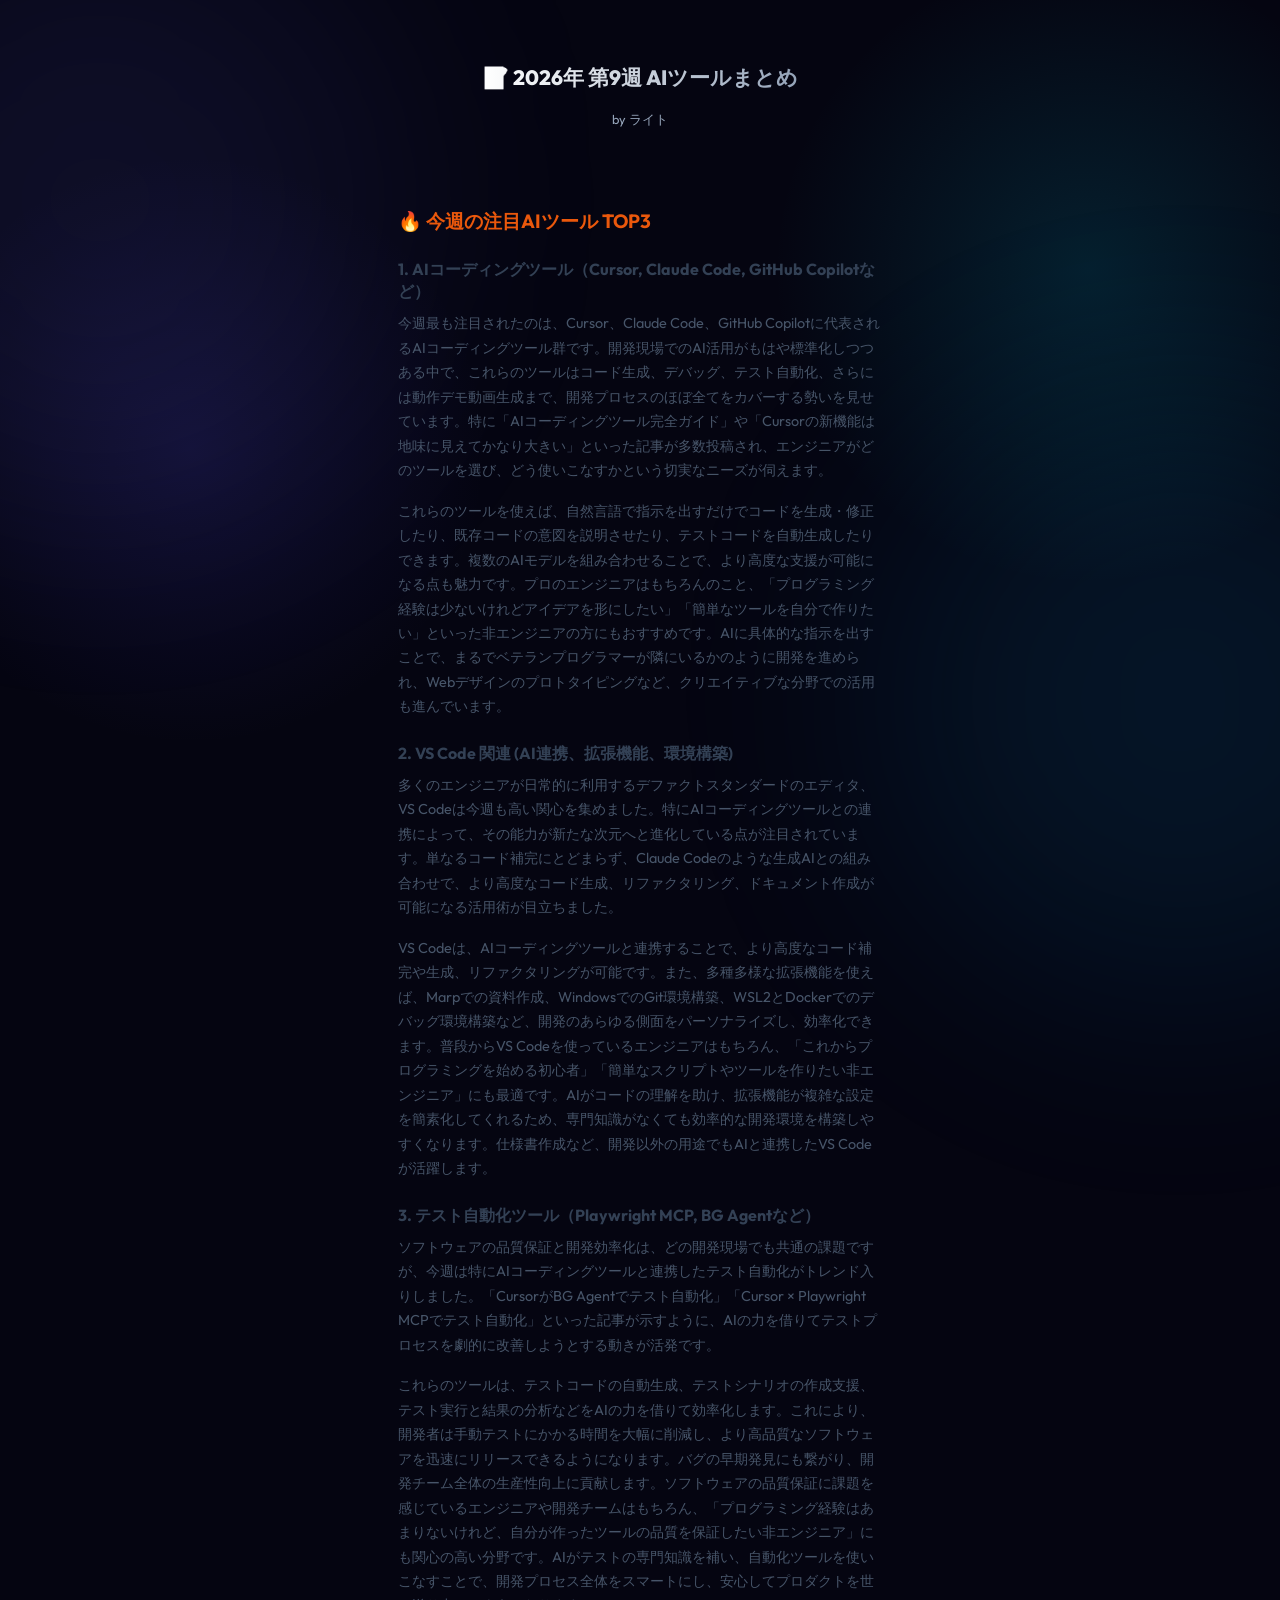
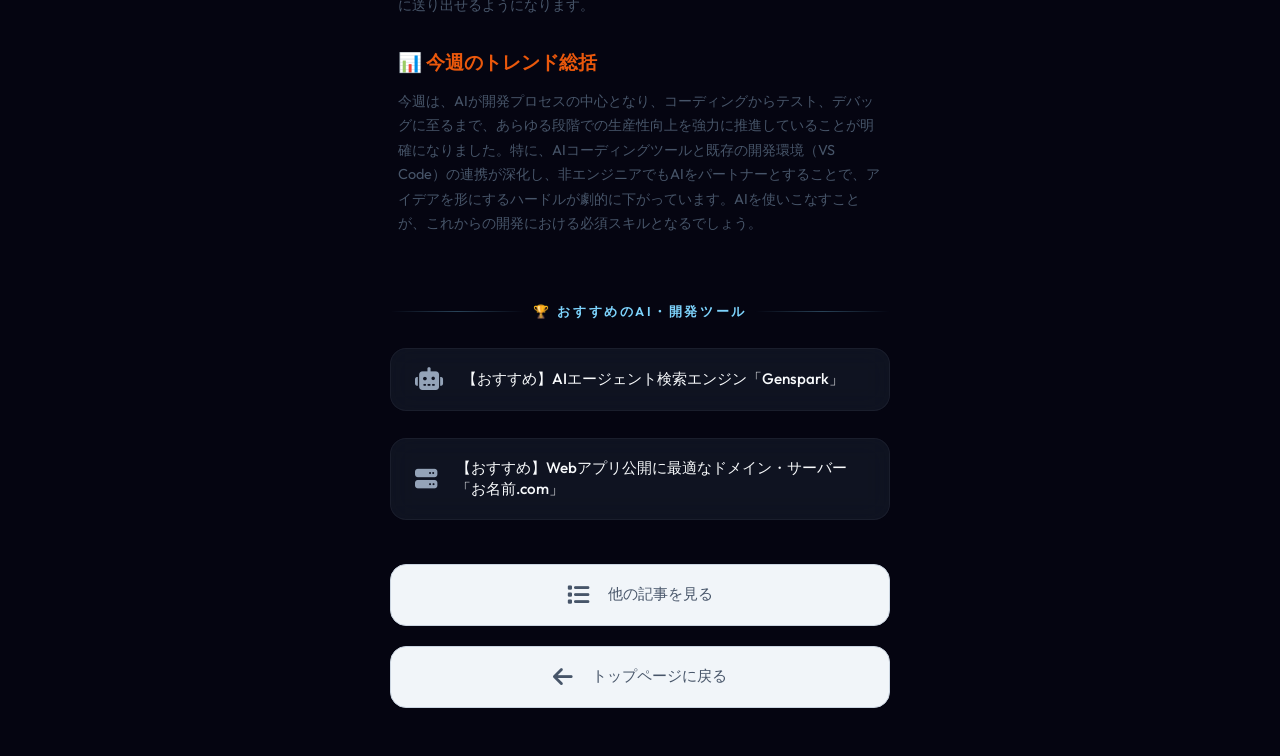
<file: articles/week_2026_02_28.html>
<!DOCTYPE html>
<html lang="ja">
<head>
    <meta charset="UTF-8">
    <meta name="viewport" content="width=device-width, initial-scale=1.0">
    <title>2026年 第9週 AIツールまとめ | ライト</title>
    <meta property="og:title" content="2026年 第9週 AIツールまとめ | ライト">
    <meta property="og:description" content="今週注目のAIツール・開発トレンドをまとめました🚀">
    <meta property="og:type" content="article">
    <link rel="stylesheet" href="../style.css">
    <link rel="stylesheet" href="https://cdnjs.cloudflare.com/ajax/libs/font-awesome/6.4.0/css/all.min.css">
    <style>
        .article-body { padding: 0 0.5rem; }
        .article-body h2 { color: #ea580c; font-size: 1.2rem; margin-top: 2rem; margin-bottom: 0.8rem; }
        .article-body h3 { color: #334155; font-size: 1rem; margin-top: 1.5rem; margin-bottom: 0.5rem; }
        .article-body p { color: #475569; font-size: 0.9rem; line-height: 1.7; margin-bottom: 1rem; }
        .article-date { color: #94a3b8; font-size: 0.8rem; text-align: center; margin-bottom: 1rem; }
    </style>
</head>
<body>
    <div class="container">
        <header class="profile">
            <h1 class="profile-name" style="margin-top: 1rem; font-size: 1.3rem;">📝 2026年 第9週 AIツールまとめ</h1>
            <p class="article-date">by ライト</p>
        </header>

        <main class="links">
            <div class="article-body">
<h2>🔥 今週の注目AIツール TOP3</h2>

<h3>1. AIコーディングツール（Cursor, Claude Code, GitHub Copilotなど）</h3>
<p>今週最も注目されたのは、Cursor、Claude Code、GitHub Copilotに代表されるAIコーディングツール群です。開発現場でのAI活用がもはや標準化しつつある中で、これらのツールはコード生成、デバッグ、テスト自動化、さらには動作デモ動画生成まで、開発プロセスのほぼ全てをカバーする勢いを見せています。特に「AIコーディングツール完全ガイド」や「Cursorの新機能は地味に見えてかなり大きい」といった記事が多数投稿され、エンジニアがどのツールを選び、どう使いこなすかという切実なニーズが伺えます。</p>
<p>これらのツールを使えば、自然言語で指示を出すだけでコードを生成・修正したり、既存コードの意図を説明させたり、テストコードを自動生成したりできます。複数のAIモデルを組み合わせることで、より高度な支援が可能になる点も魅力です。プロのエンジニアはもちろんのこと、「プログラミング経験は少ないけれどアイデアを形にしたい」「簡単なツールを自分で作りたい」といった非エンジニアの方にもおすすめです。AIに具体的な指示を出すことで、まるでベテランプログラマーが隣にいるかのように開発を進められ、Webデザインのプロトタイピングなど、クリエイティブな分野での活用も進んでいます。</p>

<h3>2. VS Code 関連 (AI連携、拡張機能、環境構築)</h3>
<p>多くのエンジニアが日常的に利用するデファクトスタンダードのエディタ、VS Codeは今週も高い関心を集めました。特にAIコーディングツールとの連携によって、その能力が新たな次元へと進化している点が注目されています。単なるコード補完にとどまらず、Claude Codeのような生成AIとの組み合わせで、より高度なコード生成、リファクタリング、ドキュメント作成が可能になる活用術が目立ちました。</p>
<p>VS Codeは、AIコーディングツールと連携することで、より高度なコード補完や生成、リファクタリングが可能です。また、多種多様な拡張機能を使えば、Marpでの資料作成、WindowsでのGit環境構築、WSL2とDockerでのデバッグ環境構築など、開発のあらゆる側面をパーソナライズし、効率化できます。普段からVS Codeを使っているエンジニアはもちろん、「これからプログラミングを始める初心者」「簡単なスクリプトやツールを作りたい非エンジニア」にも最適です。AIがコードの理解を助け、拡張機能が複雑な設定を簡素化してくれるため、専門知識がなくても効率的な開発環境を構築しやすくなります。仕様書作成など、開発以外の用途でもAIと連携したVS Codeが活躍します。</p>

<h3>3. テスト自動化ツール（Playwright MCP, BG Agentなど）</h3>
<p>ソフトウェアの品質保証と開発効率化は、どの開発現場でも共通の課題ですが、今週は特にAIコーディングツールと連携したテスト自動化がトレンド入りしました。「CursorがBG Agentでテスト自動化」「Cursor × Playwright MCPでテスト自動化」といった記事が示すように、AIの力を借りてテストプロセスを劇的に改善しようとする動きが活発です。</p>
<p>これらのツールは、テストコードの自動生成、テストシナリオの作成支援、テスト実行と結果の分析などをAIの力を借りて効率化します。これにより、開発者は手動テストにかかる時間を大幅に削減し、より高品質なソフトウェアを迅速にリリースできるようになります。バグの早期発見にも繋がり、開発チーム全体の生産性向上に貢献します。ソフトウェアの品質保証に課題を感じているエンジニアや開発チームはもちろん、「プログラミング経験はあまりないけれど、自分が作ったツールの品質を保証したい非エンジニア」にも関心の高い分野です。AIがテストの専門知識を補い、自動化ツールを使いこなすことで、開発プロセス全体をスマートにし、安心してプロダクトを世に送り出せるようになります。</p>

<h2>📊 今週のトレンド総括</h2>
<p>今週は、AIが開発プロセスの中心となり、コーディングからテスト、デバッグに至るまで、あらゆる段階での生産性向上を強力に推進していることが明確になりました。特に、AIコーディングツールと既存の開発環境（VS Code）の連携が深化し、非エンジニアでもAIをパートナーとすることで、アイデアを形にするハードルが劇的に下がっています。AIを使いこなすことが、これからの開発における必須スキルとなるでしょう。</p>
            </div>

            <h2 class="category-title" style="margin-top: 2rem;">🏆 おすすめのAI・開発ツール</h2>
            <a href="http://genspark.ai/?via=yaji" target="_blank" rel="nofollow" class="link-item featured" style="margin-bottom: 0.5rem;">
                <i class="fa-solid fa-robot link-icon"></i>
                【おすすめ】AIエージェント検索エンジン「Genspark」
            </a>
            <a href="https://px.a8.net/svt/ejp?a8mat=4AXL45+EJC1IQ+50+2HHVNM" target="_blank" rel="nofollow" class="link-item featured" style="margin-bottom: 0.5rem;">
                <i class="fa-solid fa-server link-icon"></i>
                【おすすめ】Webアプリ公開に最適なドメイン・サーバー「お名前.com」
            </a>

            <a href="../articles.html" class="link-item" style="justify-content: center; background-color: #f1f5f9; border-color: #cbd5e1; color: #475569; margin-top: 1rem;">
                <i class="fa-solid fa-list link-icon" style="color: #475569;"></i>
                他の記事を見る
            </a>

            <a href="../index.html" class="link-item" style="justify-content: center; background-color: #f1f5f9; border-color: #cbd5e1; color: #475569;">
                <i class="fa-solid fa-arrow-left link-icon" style="color: #475569;"></i>
                トップページに戻る
            </a>
        </main>
    </div>
</body>
</html>
</file>
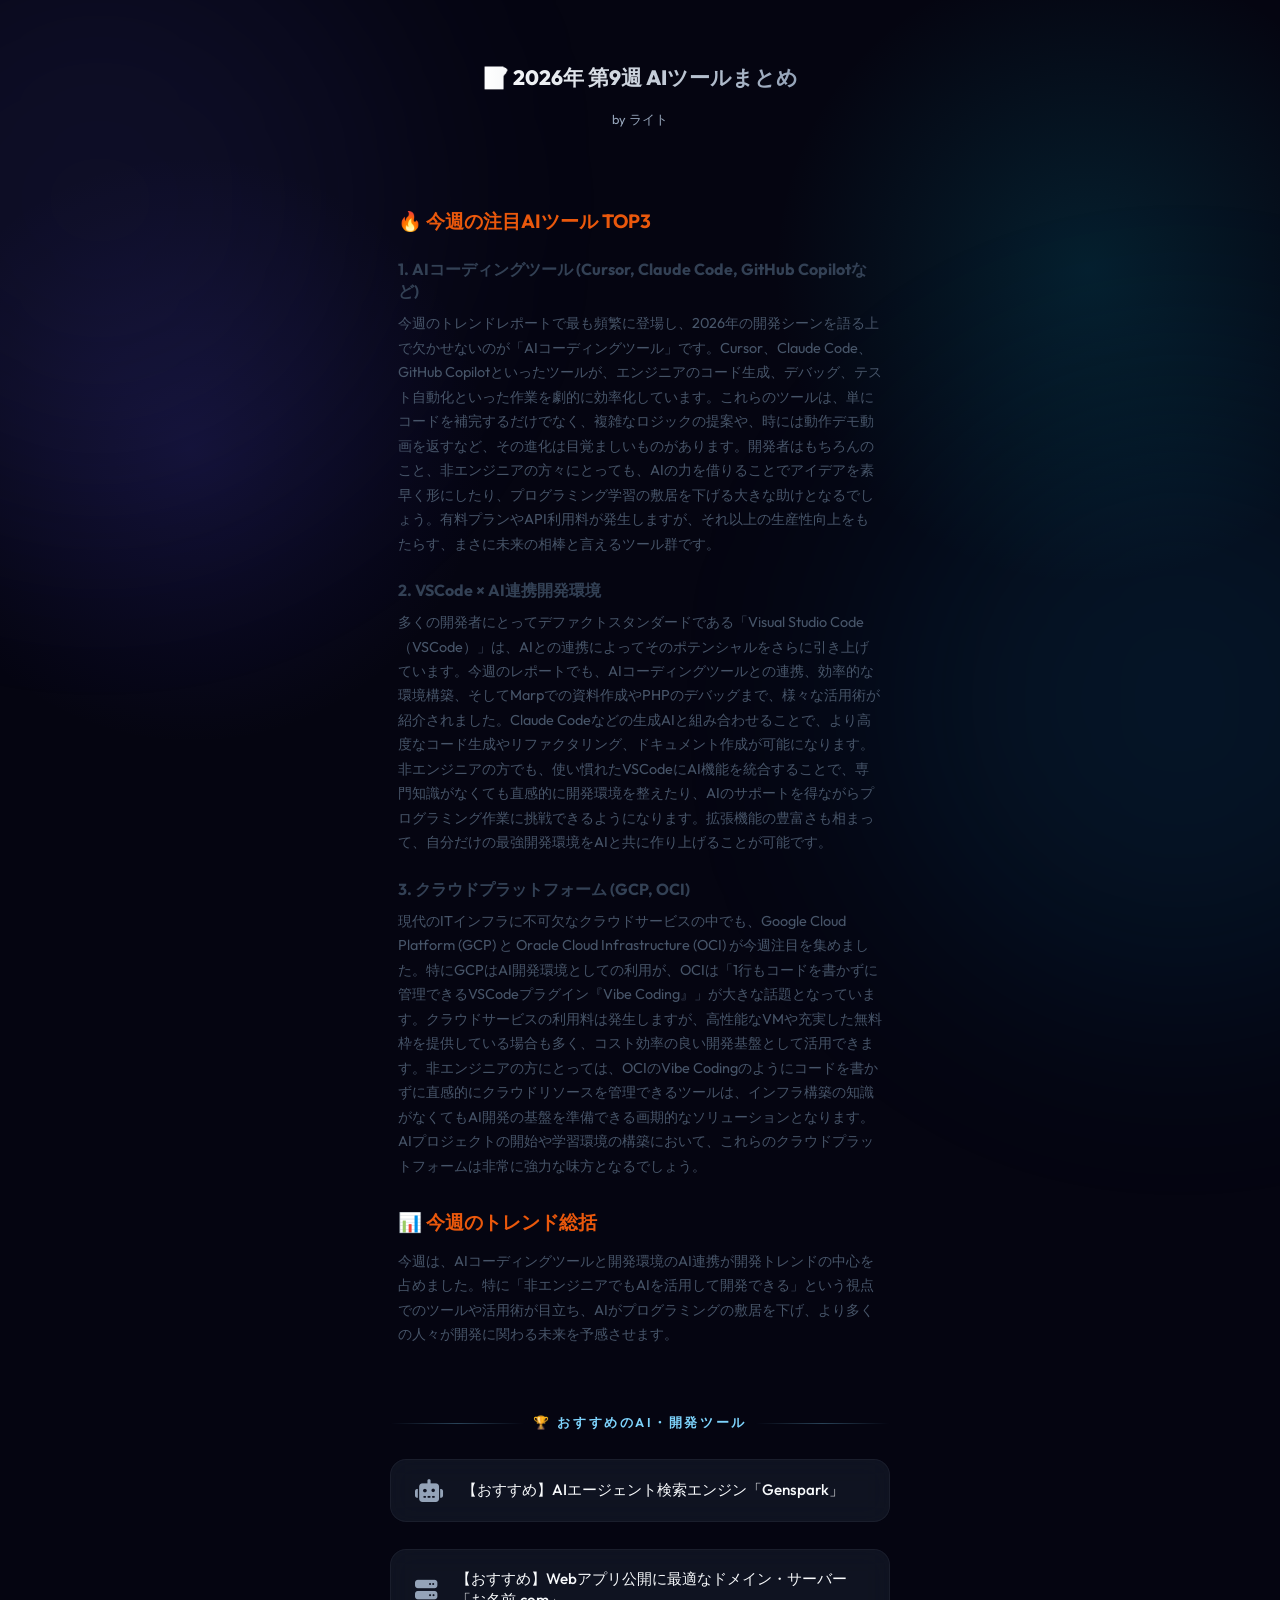
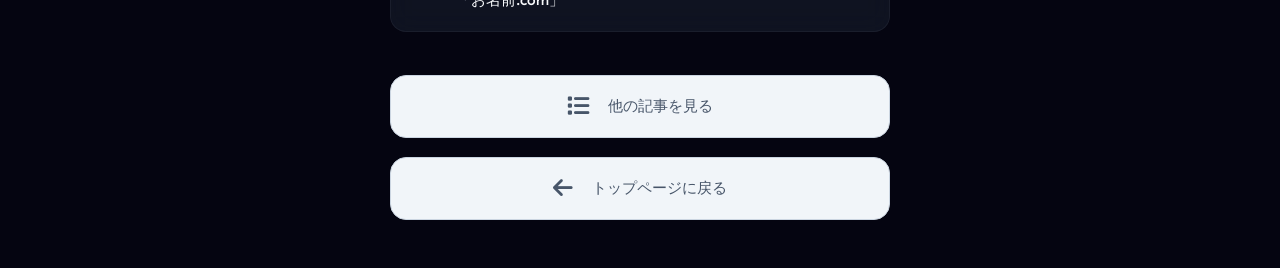
<file: articles/week_2026_03_01.html>
<!DOCTYPE html>
<html lang="ja">
<head>
    <meta charset="UTF-8">
    <meta name="viewport" content="width=device-width, initial-scale=1.0">
    <title>2026年 第9週 AIツールまとめ | ライト</title>
    <meta property="og:title" content="2026年 第9週 AIツールまとめ | ライト">
    <meta property="og:description" content="今週注目のAIツール・開発トレンドをまとめました🚀">
    <meta property="og:type" content="article">
    <link rel="stylesheet" href="../style.css">
    <link rel="stylesheet" href="https://cdnjs.cloudflare.com/ajax/libs/font-awesome/6.4.0/css/all.min.css">
    <style>
        .article-body { padding: 0 0.5rem; }
        .article-body h2 { color: #ea580c; font-size: 1.2rem; margin-top: 2rem; margin-bottom: 0.8rem; }
        .article-body h3 { color: #334155; font-size: 1rem; margin-top: 1.5rem; margin-bottom: 0.5rem; }
        .article-body p { color: #475569; font-size: 0.9rem; line-height: 1.7; margin-bottom: 1rem; }
        .article-date { color: #94a3b8; font-size: 0.8rem; text-align: center; margin-bottom: 1rem; }
    </style>
</head>
<body>
    <div class="container">
        <header class="profile">
            <h1 class="profile-name" style="margin-top: 1rem; font-size: 1.3rem;">📝 2026年 第9週 AIツールまとめ</h1>
            <p class="article-date">by ライト</p>
        </header>

        <main class="links">
            <div class="article-body">
<h2>🔥 今週の注目AIツール TOP3</h2>

<h3>1. AIコーディングツール (Cursor, Claude Code, GitHub Copilotなど)</h3>
<p>今週のトレンドレポートで最も頻繁に登場し、2026年の開発シーンを語る上で欠かせないのが「AIコーディングツール」です。Cursor、Claude Code、GitHub Copilotといったツールが、エンジニアのコード生成、デバッグ、テスト自動化といった作業を劇的に効率化しています。これらのツールは、単にコードを補完するだけでなく、複雑なロジックの提案や、時には動作デモ動画を返すなど、その進化は目覚ましいものがあります。開発者はもちろんのこと、非エンジニアの方々にとっても、AIの力を借りることでアイデアを素早く形にしたり、プログラミング学習の敷居を下げる大きな助けとなるでしょう。有料プランやAPI利用料が発生しますが、それ以上の生産性向上をもたらす、まさに未来の相棒と言えるツール群です。</p>

<h3>2. VSCode × AI連携開発環境</h3>
<p>多くの開発者にとってデファクトスタンダードである「Visual Studio Code（VSCode）」は、AIとの連携によってそのポテンシャルをさらに引き上げています。今週のレポートでも、AIコーディングツールとの連携、効率的な環境構築、そしてMarpでの資料作成やPHPのデバッグまで、様々な活用術が紹介されました。Claude Codeなどの生成AIと組み合わせることで、より高度なコード生成やリファクタリング、ドキュメント作成が可能になります。非エンジニアの方でも、使い慣れたVSCodeにAI機能を統合することで、専門知識がなくても直感的に開発環境を整えたり、AIのサポートを得ながらプログラミング作業に挑戦できるようになります。拡張機能の豊富さも相まって、自分だけの最強開発環境をAIと共に作り上げることが可能です。</p>

<h3>3. クラウドプラットフォーム (GCP, OCI)</h3>
<p>現代のITインフラに不可欠なクラウドサービスの中でも、Google Cloud Platform (GCP) と Oracle Cloud Infrastructure (OCI) が今週注目を集めました。特にGCPはAI開発環境としての利用が、OCIは「1行もコードを書かずに管理できるVSCodeプラグイン『Vibe Coding』」が大きな話題となっています。クラウドサービスの利用料は発生しますが、高性能なVMや充実した無料枠を提供している場合も多く、コスト効率の良い開発基盤として活用できます。非エンジニアの方にとっては、OCIのVibe Codingのようにコードを書かずに直感的にクラウドリソースを管理できるツールは、インフラ構築の知識がなくてもAI開発の基盤を準備できる画期的なソリューションとなります。AIプロジェクトの開始や学習環境の構築において、これらのクラウドプラットフォームは非常に強力な味方となるでしょう。</p>

<h2>📊 今週のトレンド総括</h2>
<p>今週は、AIコーディングツールと開発環境のAI連携が開発トレンドの中心を占めました。特に「非エンジニアでもAIを活用して開発できる」という視点でのツールや活用術が目立ち、AIがプログラミングの敷居を下げ、より多くの人々が開発に関わる未来を予感させます。</p>
            </div>

            <h2 class="category-title" style="margin-top: 2rem;">🏆 おすすめのAI・開発ツール</h2>
            <a href="http://genspark.ai/?via=yaji" target="_blank" rel="nofollow" class="link-item featured" style="margin-bottom: 0.5rem;">
                <i class="fa-solid fa-robot link-icon"></i>
                【おすすめ】AIエージェント検索エンジン「Genspark」
            </a>
            <a href="https://px.a8.net/svt/ejp?a8mat=4AXL45+EJC1IQ+50+2HHVNM" target="_blank" rel="nofollow" class="link-item featured" style="margin-bottom: 0.5rem;">
                <i class="fa-solid fa-server link-icon"></i>
                【おすすめ】Webアプリ公開に最適なドメイン・サーバー「お名前.com」
            </a>

            <a href="../articles.html" class="link-item" style="justify-content: center; background-color: #f1f5f9; border-color: #cbd5e1; color: #475569; margin-top: 1rem;">
                <i class="fa-solid fa-list link-icon" style="color: #475569;"></i>
                他の記事を見る
            </a>

            <a href="../index.html" class="link-item" style="justify-content: center; background-color: #f1f5f9; border-color: #cbd5e1; color: #475569;">
                <i class="fa-solid fa-arrow-left link-icon" style="color: #475569;"></i>
                トップページに戻る
            </a>
        </main>
    </div>
</body>
</html>
</file>
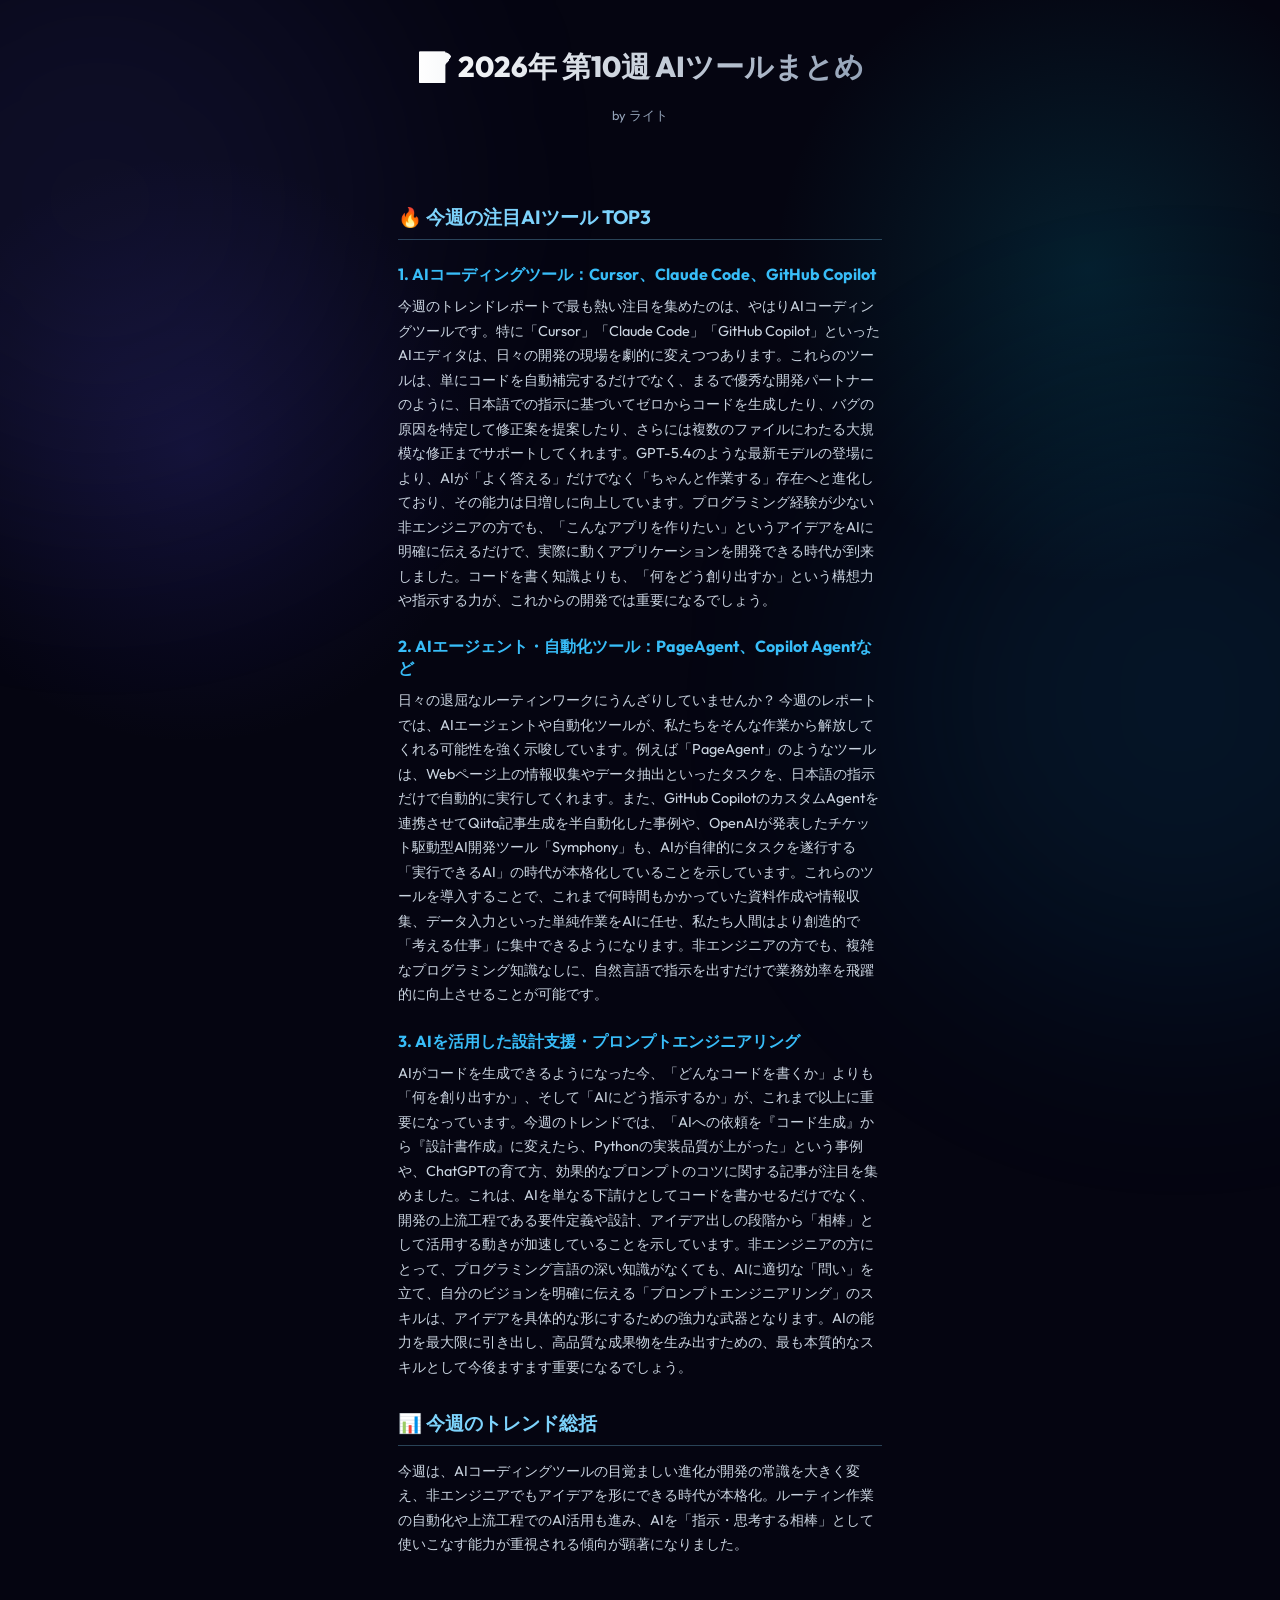
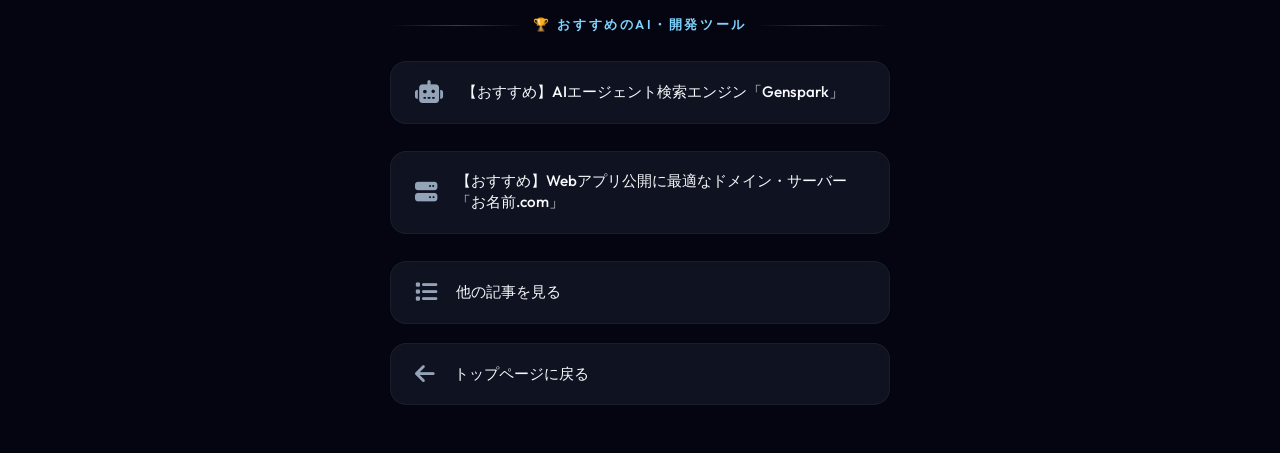
<file: articles/week_2026_03_08.html>
<!DOCTYPE html>
<html lang="ja">
<head>
    <meta charset="UTF-8">
    <meta name="viewport" content="width=device-width, initial-scale=1.0">
    <title>2026年 第10週 AIツールまとめ | ライト</title>
    <meta property="og:title" content="2026年 第10週 AIツールまとめ | ライト">
    <meta property="og:description" content="今週注目のAIツール・開発トレンドをまとめました🚀">
    <meta property="og:type" content="article">
    <link rel="stylesheet" href="../style.css">
    <link rel="stylesheet" href="https://cdnjs.cloudflare.com/ajax/libs/font-awesome/6.4.0/css/all.min.css">
    <style>
        .article-body { padding: 0 0.5rem; color: #e2e8f0; }
        .article-body h2 { color: #7dd3fc; font-size: 1.2rem; margin-top: 2rem; margin-bottom: 0.8rem; border-bottom: 1px solid rgba(125, 211, 252, 0.3); padding-bottom: 0.5rem; }
        .article-body h3 { color: #38bdf8; font-size: 1rem; margin-top: 1.5rem; margin-bottom: 0.5rem; }
        .article-body p { color: #cbd5e1; font-size: 0.9rem; line-height: 1.7; margin-bottom: 1rem; }
        .article-date { color: #94a3b8; font-size: 0.8rem; text-align: center; margin-bottom: 1rem; }
    </style>
</head>
<body>
    <div class="container">
        <header class="profile">
            <h1 class="profile-name">📝 2026年 第10週 AIツールまとめ</h1>
            <p class="article-date">by ライト</p>
        </header>

        <main class="links">
            <div class="article-body">
<h2>🔥 今週の注目AIツール TOP3</h2>

<h3>1. AIコーディングツール：Cursor、Claude Code、GitHub Copilot</h3>
<p>
今週のトレンドレポートで最も熱い注目を集めたのは、やはりAIコーディングツールです。特に「Cursor」「Claude Code」「GitHub Copilot」といったAIエディタは、日々の開発の現場を劇的に変えつつあります。これらのツールは、単にコードを自動補完するだけでなく、まるで優秀な開発パートナーのように、日本語での指示に基づいてゼロからコードを生成したり、バグの原因を特定して修正案を提案したり、さらには複数のファイルにわたる大規模な修正までサポートしてくれます。GPT-5.4のような最新モデルの登場により、AIが「よく答える」だけでなく「ちゃんと作業する」存在へと進化しており、その能力は日増しに向上しています。プログラミング経験が少ない非エンジニアの方でも、「こんなアプリを作りたい」というアイデアをAIに明確に伝えるだけで、実際に動くアプリケーションを開発できる時代が到来しました。コードを書く知識よりも、「何をどう創り出すか」という構想力や指示する力が、これからの開発では重要になるでしょう。
</p>

<h3>2. AIエージェント・自動化ツール：PageAgent、Copilot Agentなど</h3>
<p>
日々の退屈なルーティンワークにうんざりしていませんか？ 今週のレポートでは、AIエージェントや自動化ツールが、私たちをそんな作業から解放してくれる可能性を強く示唆しています。例えば「PageAgent」のようなツールは、Webページ上の情報収集やデータ抽出といったタスクを、日本語の指示だけで自動的に実行してくれます。また、GitHub CopilotのカスタムAgentを連携させてQiita記事生成を半自動化した事例や、OpenAIが発表したチケット駆動型AI開発ツール「Symphony」も、AIが自律的にタスクを遂行する「実行できるAI」の時代が本格化していることを示しています。これらのツールを導入することで、これまで何時間もかかっていた資料作成や情報収集、データ入力といった単純作業をAIに任せ、私たち人間はより創造的で「考える仕事」に集中できるようになります。非エンジニアの方でも、複雑なプログラミング知識なしに、自然言語で指示を出すだけで業務効率を飛躍的に向上させることが可能です。
</p>

<h3>3. AIを活用した設計支援・プロンプトエンジニアリング</h3>
<p>
AIがコードを生成できるようになった今、「どんなコードを書くか」よりも「何を創り出すか」、そして「AIにどう指示するか」が、これまで以上に重要になっています。今週のトレンドでは、「AIへの依頼を『コード生成』から『設計書作成』に変えたら、Pythonの実装品質が上がった」という事例や、ChatGPTの育て方、効果的なプロンプトのコツに関する記事が注目を集めました。これは、AIを単なる下請けとしてコードを書かせるだけでなく、開発の上流工程である要件定義や設計、アイデア出しの段階から「相棒」として活用する動きが加速していることを示しています。非エンジニアの方にとって、プログラミング言語の深い知識がなくても、AIに適切な「問い」を立て、自分のビジョンを明確に伝える「プロンプトエンジニアリング」のスキルは、アイデアを具体的な形にするための強力な武器となります。AIの能力を最大限に引き出し、高品質な成果物を生み出すための、最も本質的なスキルとして今後ますます重要になるでしょう。
</p>

<h2>📊 今週のトレンド総括</h2>
<p>
今週は、AIコーディングツールの目覚ましい進化が開発の常識を大きく変え、非エンジニアでもアイデアを形にできる時代が本格化。ルーティン作業の自動化や上流工程でのAI活用も進み、AIを「指示・思考する相棒」として使いこなす能力が重視される傾向が顕著になりました。
</p>
            </div>

            <h2 class="category-title">🏆 おすすめのAI・開発ツール</h2>
            <a href="http://genspark.ai/?via=yaji" target="_blank" rel="nofollow" class="link-item featured" style="margin-bottom: 0.5rem;">
                <i class="fa-solid fa-robot link-icon"></i>
                【おすすめ】AIエージェント検索エンジン「Genspark」
            </a>
            <a href="https://px.a8.net/svt/ejp?a8mat=4AXL45+EJC1IQ+50+2HHVNM" target="_blank" rel="nofollow" class="link-item featured" style="margin-bottom: 0.5rem;">
                <i class="fa-solid fa-server link-icon"></i>
                【おすすめ】Webアプリ公開に最適なドメイン・サーバー「お名前.com」
            </a>

            <a href="../articles.html" class="link-item featured-warm">
                <i class="fa-solid fa-list link-icon"></i>
                他の記事を見る
            </a>

            <a href="../index.html" class="link-item">
                <i class="fa-solid fa-arrow-left link-icon"></i>
                トップページに戻る
            </a>
        </main>
    </div>
</body>
</html>
</file>
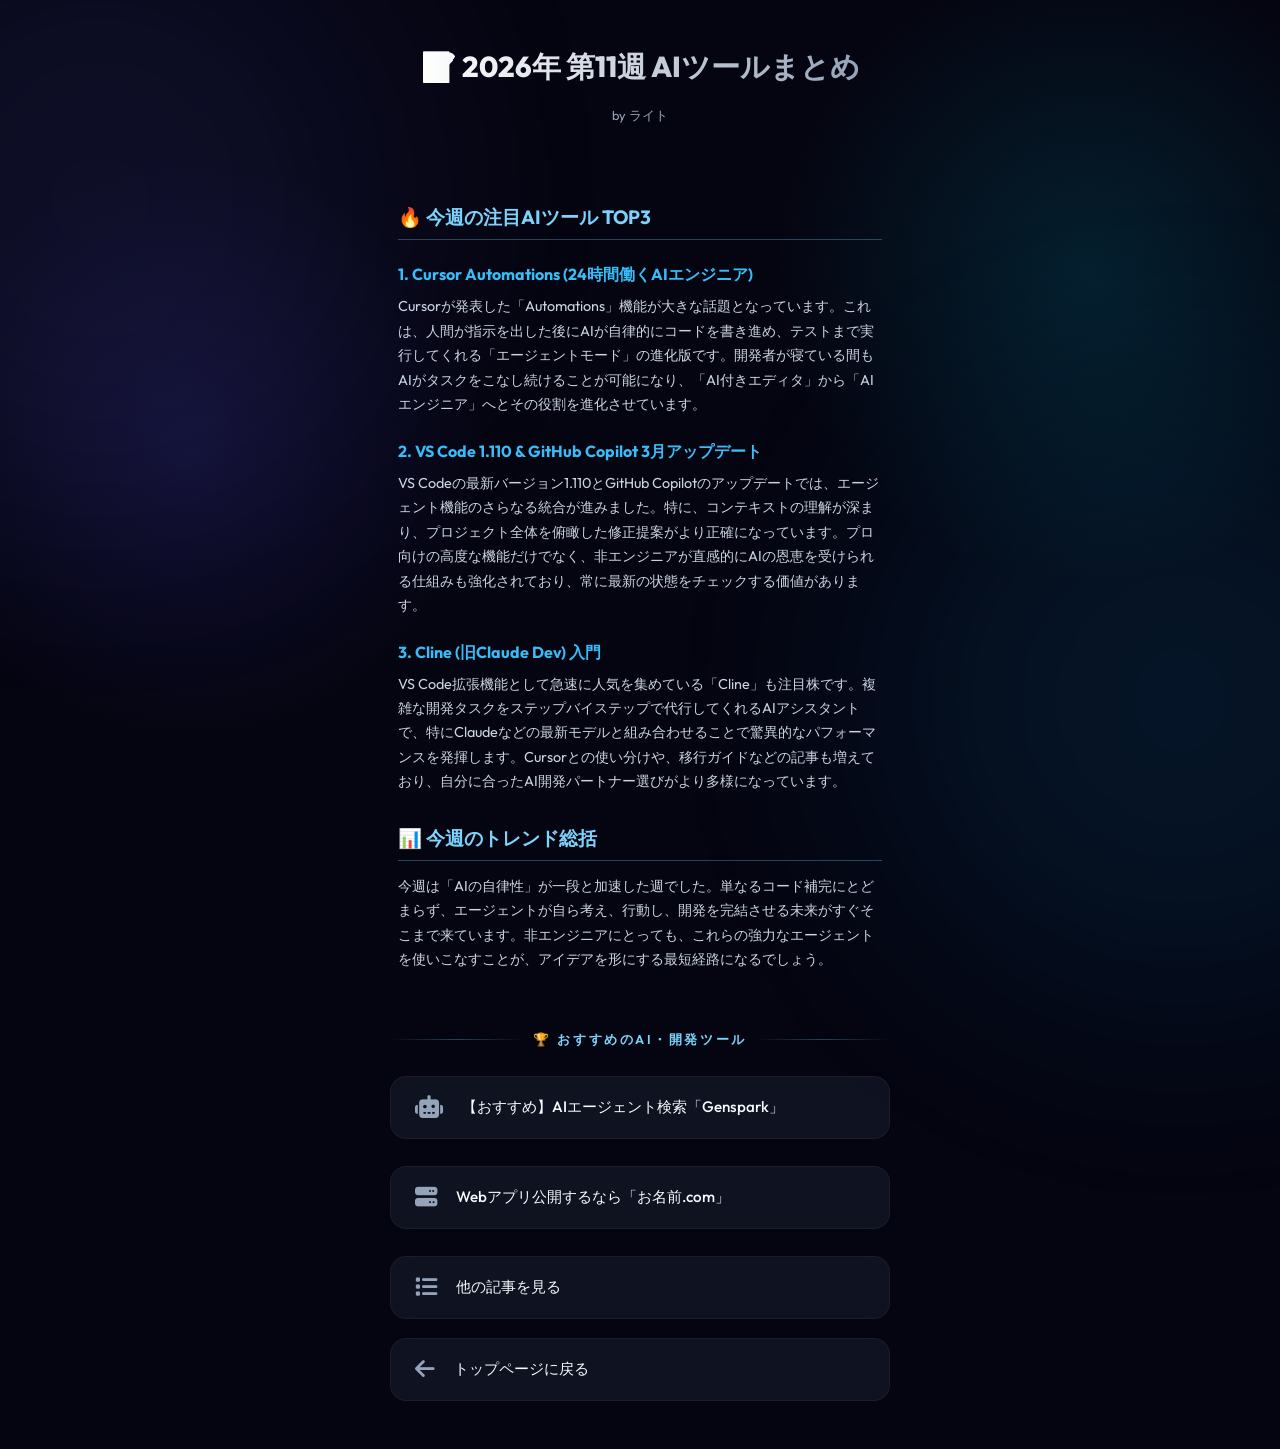
<file: articles/week_2026_03_12.html>
<!DOCTYPE html>
<html lang="ja">
<head>
    <meta charset="UTF-8">
    <meta name="viewport" content="width=device-width, initial-scale=1.0">
    <title>2026年 第11週 AIツールまとめ | ライト</title>
    <meta property="og:title" content="2026年 第11週 AIツールまとめ | ライト">
    <meta property="og:description" content="今週注目のAIツール・開発トレンドをまとめました🚀">
    <meta property="og:type" content="article">
    <link rel="stylesheet" href="../style.css">
    <link rel="stylesheet" href="https://cdnjs.cloudflare.com/ajax/libs/font-awesome/6.4.0/css/all.min.css">
    <style>
        .article-body { padding: 0 0.5rem; color: #e2e8f0; }
        .article-body h2 { color: #7dd3fc; font-size: 1.2rem; margin-top: 2rem; margin-bottom: 0.8rem; border-bottom: 1px solid rgba(125, 211, 252, 0.3); padding-bottom: 0.5rem; }
        .article-body h3 { color: #38bdf8; font-size: 1rem; margin-top: 1.5rem; margin-bottom: 0.5rem; }
        .article-body p { color: #cbd5e1; font-size: 0.9rem; line-height: 1.7; margin-bottom: 1rem; }
        .article-date { color: #94a3b8; font-size: 0.8rem; text-align: center; margin-bottom: 1rem; }
    </style>
</head>
<body>
    <div class="container">
        <header class="profile">
            <h1 class="profile-name">📝 2026年 第11週 AIツールまとめ</h1>
            <p class="article-date">by ライト</p>
        </header>

        <main class="links">
            <div class="article-body">
                <h2>🔥 今週の注目AIツール TOP3</h2>

                <h3>1. Cursor Automations (24時間働くAIエンジニア)</h3>
                <p>Cursorが発表した「Automations」機能が大きな話題となっています。これは、人間が指示を出した後にAIが自律的にコードを書き進め、テストまで実行してくれる「エージェントモード」の進化版です。開発者が寝ている間もAIがタスクをこなし続けることが可能になり、「AI付きエディタ」から「AIエンジニア」へとその役割を進化させています。</p>

                <h3>2. VS Code 1.110 & GitHub Copilot 3月アップデート</h3>
                <p>VS Codeの最新バージョン1.110とGitHub Copilotのアップデートでは、エージェント機能のさらなる統合が進みました。特に、コンテキストの理解が深まり、プロジェクト全体を俯瞰した修正提案がより正確になっています。プロ向けの高度な機能だけでなく、非エンジニアが直感的にAIの恩恵を受けられる仕組みも強化されており、常に最新の状態をチェックする価値があります。</p>

                <h3>3. Cline (旧Claude Dev) 入門</h3>
                <p>VS Code拡張機能として急速に人気を集めている「Cline」も注目株です。複雑な開発タスクをステップバイステップで代行してくれるAIアシスタントで、特にClaudeなどの最新モデルと組み合わせることで驚異的なパフォーマンスを発揮します。Cursorとの使い分けや、移行ガイドなどの記事も増えており、自分に合ったAI開発パートナー選びがより多様になっています。</p>

                <h2>📊 今週のトレンド総括</h2>
                <p>今週は「AIの自律性」が一段と加速した週でした。単なるコード補完にとどまらず、エージェントが自ら考え、行動し、開発を完結させる未来がすぐそこまで来ています。非エンジニアにとっても、これらの強力なエージェントを使いこなすことが、アイデアを形にする最短経路になるでしょう。</p>
            </div>

            <h2 class="category-title">🏆 おすすめのAI・開発ツール</h2>
            <a href="http://genspark.ai/?via=yaji" target="_blank" rel="nofollow" class="link-item featured" style="margin-bottom: 0.5rem;">
                <i class="fa-solid fa-robot link-icon"></i>
                【おすすめ】AIエージェント検索「Genspark」
            </a>
            <a href="https://px.a8.net/svt/ejp?a8mat=4AXL45+EJC1IQ+50+2HHVNM" target="_blank" rel="nofollow" class="link-item featured" style="margin-bottom: 0.5rem;">
                <i class="fa-solid fa-server link-icon"></i>
                Webアプリ公開するなら「お名前.com」
            </a>

            <a href="../articles.html" class="link-item featured-warm">
                <i class="fa-solid fa-list link-icon"></i>
                他の記事を見る
            </a>

            <a href="../index.html" class="link-item">
                <i class="fa-solid fa-arrow-left link-icon"></i>
                トップページに戻る
            </a>
        </main>
    </div>
</body>
</html>
</file>
<file: style.css>
@import url('https://fonts.googleapis.com/css2?family=Outfit:wght@300;400;500;600;700;800&display=swap');

* {
    margin: 0;
    padding: 0;
    box-sizing: border-box;
    font-family: 'Outfit', sans-serif;
}

body {
    background-color: #050511;
    background-image:
        radial-gradient(circle at 15% 50%, rgba(79, 70, 229, 0.15), transparent 25%),
        radial-gradient(circle at 85% 30%, rgba(6, 182, 212, 0.15), transparent 25%);
    background-size: 100% 100%;
    background-attachment: fixed;
    color: #e2e8f0;
    min-height: 100vh;
    display: flex;
    justify-content: center;
    align-items: flex-start;
    padding: 3rem 1.5rem;
    position: relative;
    overflow-x: hidden;
}

/* Animated Background Orbs */
body::before,
body::after {
    content: '';
    position: fixed;
    width: 600px;
    height: 600px;
    border-radius: 50%;
    z-index: -1;
    filter: blur(120px);
    opacity: 0.5;
    animation: drift 20s infinite alternate ease-in-out;
}

body::before {
    top: -100px;
    left: -200px;
    background: rgba(99, 102, 241, 0.2);
}

body::after {
    bottom: -100px;
    right: -200px;
    background: rgba(14, 165, 233, 0.2);
    animation-delay: -10s;
}

@keyframes drift {
    0% { transform: translateY(0) scale(1); }
    100% { transform: translateY(50px) scale(1.1); }
}

.container {
    width: 100%;
    max-width: 500px;
    display: flex;
    flex-direction: column;
    align-items: center;
    gap: 2rem;
    position: relative;
    z-index: 1;
}

/* Profile Section */
.profile {
    display: flex;
    flex-direction: column;
    align-items: center;
    text-align: center;
    gap: 1.2rem;
    animation: fadeInDown 0.8s ease-out;
    width: 100%;
}

.profile-visuals {
    display: flex;
    align-items: flex-end;
    justify-content: center;
    gap: 1.5rem;
    margin-bottom: 0.5rem;
}

.profile-img {
    width: 100px;
    height: 100px;
    border-radius: 50%;
    object-fit: cover;
    box-shadow: 0 0 20px rgba(6, 182, 212, 0.3), inset 0 0 10px rgba(255, 255, 255, 0.1);
    border: 3px solid rgba(255, 255, 255, 0.1);
}

.mascot-img {
    width: 80px;
    height: 80px;
    object-fit: contain;
    animation: float 4s ease-in-out infinite, glowPulse 3s infinite alternate;
    filter: drop-shadow(0 0 10px rgba(99, 102, 241, 0.4));
    transition: all 0.3s ease;
}

.mascot-img:hover {
    transform: scale(1.1) rotate(5deg);
    filter: drop-shadow(0 0 20px rgba(6, 182, 212, 0.8));
}

@keyframes float {
    0%, 100% { transform: translateY(0); }
    50% { transform: translateY(-10px); }
}

@keyframes glowPulse {
    0% { filter: drop-shadow(0 0 5px rgba(99, 102, 241, 0.4)); }
    100% { filter: drop-shadow(0 0 15px rgba(6, 182, 212, 0.7)); }
}

.profile-name {
    font-size: 1.8rem;
    font-weight: 800;
    background: linear-gradient(to right, #ffffff, #94a3b8);
    -webkit-background-clip: text;
    background-clip: text;
    -webkit-text-fill-color: transparent;
}

.profile-bio {
    font-size: 0.95rem;
    color: #94a3b8;
    line-height: 1.7;
    max-width: 95%;
    font-weight: 300;
}

/* Calendar Widget */
.calendar-widget {
    width: 100%;
    background: rgba(30, 41, 59, 0.4);
    backdrop-filter: blur(20px);
    -webkit-backdrop-filter: blur(20px);
    border: 1px solid rgba(255, 255, 255, 0.1);
    border-radius: 20px;
    padding: 1.2rem;
    margin-top: 1rem;
    margin-bottom: 0.5rem;
    box-shadow: 0 10px 40px rgba(0, 0, 0, 0.3);
    animation: fadeInDown 1s ease-out;
}

.calendar-header {
    display: flex;
    justify-content: space-between;
    align-items: center;
    margin-bottom: 1rem;
    font-weight: 700;
    color: #ffffff;
    font-size: 1.1rem;
}

.calendar-btn {
    background: rgba(255, 255, 255, 0.05);
    border: 1px solid rgba(255, 255, 255, 0.1);
    color: #ffffff;
    width: 32px;
    height: 32px;
    border-radius: 8px;
    cursor: pointer;
    display: flex;
    align-items: center;
    justify-content: center;
    transition: all 0.2s ease;
}

.calendar-btn:hover {
    background: rgba(99, 102, 241, 0.3);
    border-color: rgba(99, 102, 241, 0.5);
    transform: scale(1.1);
}

.calendar-grid-header {
    display: grid;
    grid-template-columns: repeat(7, 1fr);
    text-align: center;
    font-size: 0.65rem;
    color: #7dd3fc;
    margin-bottom: 0.5rem;
    font-weight: 600;
}

.calendar-days {
    display: grid;
    grid-template-columns: repeat(7, 1fr);
    gap: 0.3rem;
}

.calendar-day {
    aspect-ratio: 1;
    display: flex;
    align-items: center;
    justify-content: center;
    font-size: 0.75rem;
    border-radius: 8px;
    color: #64748b;
    transition: all 0.2s ease;
}

.calendar-day.has-article {
    background: rgba(99, 102, 241, 0.2);
    color: #ffffff;
    font-weight: 700;
    cursor: pointer;
    position: relative;
    border: 1px solid rgba(99, 102, 241, 0.4);
}

.calendar-day.has-article:hover {
    background: rgba(99, 102, 241, 0.5);
    transform: scale(1.1);
    border-color: #38bdf8;
    box-shadow: 0 0 15px rgba(56, 189, 248, 0.3);
}

.calendar-day.has-article::after {
    content: '';
    position: absolute;
    bottom: 3px;
    width: 3px;
    height: 3px;
    background: #38bdf8;
    border-radius: 50%;
}

/* Hot Picks Carousel */
.hot-picks {
    display: flex;
    overflow-x: auto;
    gap: 1rem;
    width: 100%;
    padding: 0.5rem 0.2rem 1.5rem;
    scrollbar-width: none; /* Hide scrollbar Firefox */
    -ms-overflow-style: none;  /* Hide scrollbar IE/Edge */
}

.hot-picks::-webkit-scrollbar {
    display: none; /* Hide scrollbar Chrome/Safari */
}

.pick-item {
    flex: 0 0 140px;
    display: flex;
    flex-direction: column;
    align-items: center;
    gap: 0.8rem;
    padding: 1.2rem 1rem;
    background: rgba(255, 255, 255, 0.03);
    border: 1px solid rgba(255, 255, 255, 0.08);
    border-radius: 20px;
    text-decoration: none;
    transition: all 0.3s ease;
    backdrop-filter: blur(8px);
    -webkit-backdrop-filter: blur(8px);
}

.pick-item:hover {
    background: rgba(99, 102, 241, 0.1);
    border-color: rgba(99, 102, 241, 0.4);
    transform: translateY(-4px);
    box-shadow: 0 10px 20px rgba(0, 0, 0, 0.2);
}

.pick-icon-wrapper {
    width: 45px;
    height: 45px;
    background: linear-gradient(135deg, rgba(99, 102, 241, 0.2), rgba(6, 182, 212, 0.2));
    border-radius: 12px;
    display: flex;
    align-items: center;
    justify-content: center;
    font-size: 1.2rem;
    color: #ffffff;
    box-shadow: 0 0 15px rgba(6, 182, 212, 0.2);
    position: relative;
}

.pick-icon-wrapper::after {
    content: '';
    position: absolute;
    inset: -2px;
    background: linear-gradient(135deg, #6366f1, #06b6d4);
    border-radius: 14px;
    z-index: -1;
    opacity: 0.3;
}

.pick-label {
    font-size: 0.75rem;
    font-weight: 700;
    color: #f1f5f9;
    text-align: center;
    line-height: 1.3;
}

.pick-badge {
    position: absolute;
    top: -5px;
    right: -5px;
    background: #f43f5e;
    color: white;
    font-size: 0.55rem;
    padding: 2px 6px;
    border-radius: 10px;
    font-weight: 900;
}

/* Links Section */
.links {
    width: 100%;
    display: flex;
    flex-direction: column;
    gap: 1.2rem;
}

.category-title {
    font-size: 0.8rem;
    text-transform: uppercase;
    letter-spacing: 0.2em;
    color: #7dd3fc;
    margin-top: 1.5rem;
    margin-bottom: 0.5rem;
    font-weight: 600;
    display: flex;
    align-items: center;
    gap: 0.5rem;
}

.category-title::before,
.category-title::after {
    content: '';
    flex: 1;
    height: 1px;
    background: linear-gradient(90deg, transparent, rgba(125, 211, 252, 0.3), transparent);
}

.link-item {
    display: flex;
    align-items: center;
    gap: 1.2rem;
    width: 100%;
    padding: 1.2rem 1.5rem;
    background: rgba(30, 41, 59, 0.4);
    backdrop-filter: blur(12px);
    -webkit-backdrop-filter: blur(12px);
    border: 1px solid rgba(255, 255, 255, 0.05);
    border-radius: 16px;
    color: #f8fafc;
    text-decoration: none;
    font-weight: 500;
    font-size: 0.95rem;
    transition: all 0.3s ease;
}

.link-item:hover {
    background: rgba(30, 41, 59, 0.8);
    transform: translateY(-4px);
    border-color: rgba(6, 182, 212, 0.3);
}

.link-icon {
    font-size: 1.4rem;
    color: #94a3b8;
}

/* Product Showcase Styles */
.product-showcase {
    display: grid;
    grid-template-columns: 1fr;
    gap: 1.5rem;
    width: 100%;
}

.product-card {
    display: flex;
    flex-direction: column;
    background: rgba(15, 23, 42, 0.6);
    border: 1px solid rgba(255, 255, 255, 0.08);
    border-radius: 20px;
    overflow: hidden;
    text-decoration: none;
    transition: all 0.4s cubic-bezier(0.175, 0.885, 0.32, 1.275);
    position: relative;
    box-shadow: 0 10px 30px rgba(0, 0, 0, 0.2);
}

.product-card:hover {
    transform: translateY(-8px) scale(1.02);
    border-color: rgba(99, 102, 241, 0.4);
    box-shadow: 0 20px 40px rgba(99, 102, 241, 0.15);
}

.product-badge {
    position: absolute;
    top: 15px;
    right: 15px;
    background: linear-gradient(135deg, #f43f5e, #fb7185);
    color: white;
    padding: 0.3rem 0.8rem;
    border-radius: 20px;
    font-size: 0.65rem;
    font-weight: 800;
    text-transform: uppercase;
    letter-spacing: 0.1em;
    box-shadow: 0 0 15px rgba(244, 63, 94, 0.4);
    z-index: 2;
}

.product-badge.gold {
    background: linear-gradient(135deg, #fbbf24, #f59e0b);
    box-shadow: 0 0 15px rgba(245, 158, 11, 0.4);
}

.product-content {
    padding: 1.5rem;
}

.product-header {
    display: flex;
    align-items: center;
    gap: 0.8rem;
    margin-bottom: 0.8rem;
}

.product-icon-bg {
    width: 40px;
    height: 40px;
    background: rgba(99, 102, 241, 0.15);
    border-radius: 12px;
    display: flex;
    align-items: center;
    justify-content: center;
    color: #818cf8;
    font-size: 1.2rem;
}

.product-title {
    font-size: 1.1rem;
    font-weight: 700;
    color: #ffffff;
}

.product-desc {
    font-size: 0.85rem;
    color: #94a3b8;
    line-height: 1.6;
    margin-bottom: 1.2rem;
}

.product-footer {
    display: flex;
    justify-content: space-between;
    align-items: center;
    margin-top: auto;
}

.product-tags {
    display: flex;
    gap: 0.5rem;
    flex-wrap: wrap;
}

.product-tag {
    background: rgba(255, 255, 255, 0.05);
    color: #7dd3fc;
    padding: 0.2rem 0.6rem;
    border-radius: 6px;
    font-size: 0.65rem;
    font-weight: 600;
}

.product-cta {
    background: linear-gradient(135deg, #6366f1, #818cf8);
    color: white;
    padding: 0.6rem 1.2rem;
    border-radius: 12px;
    font-size: 0.85rem;
    font-weight: 700;
    transition: all 0.3s ease;
}

.product-card:hover .product-cta {
    filter: brightness(1.2);
    box-shadow: 0 0 15px rgba(99, 102, 241, 0.4);
}

/* Animations */
@keyframes fadeInDown { from { opacity: 0; transform: translateY(-20px); } to { opacity: 1; transform: translateY(0); } }
@keyframes fadeInUp { from { opacity: 0; transform: translateY(20px); } to { opacity: 1; transform: translateY(0); } }
</file>
